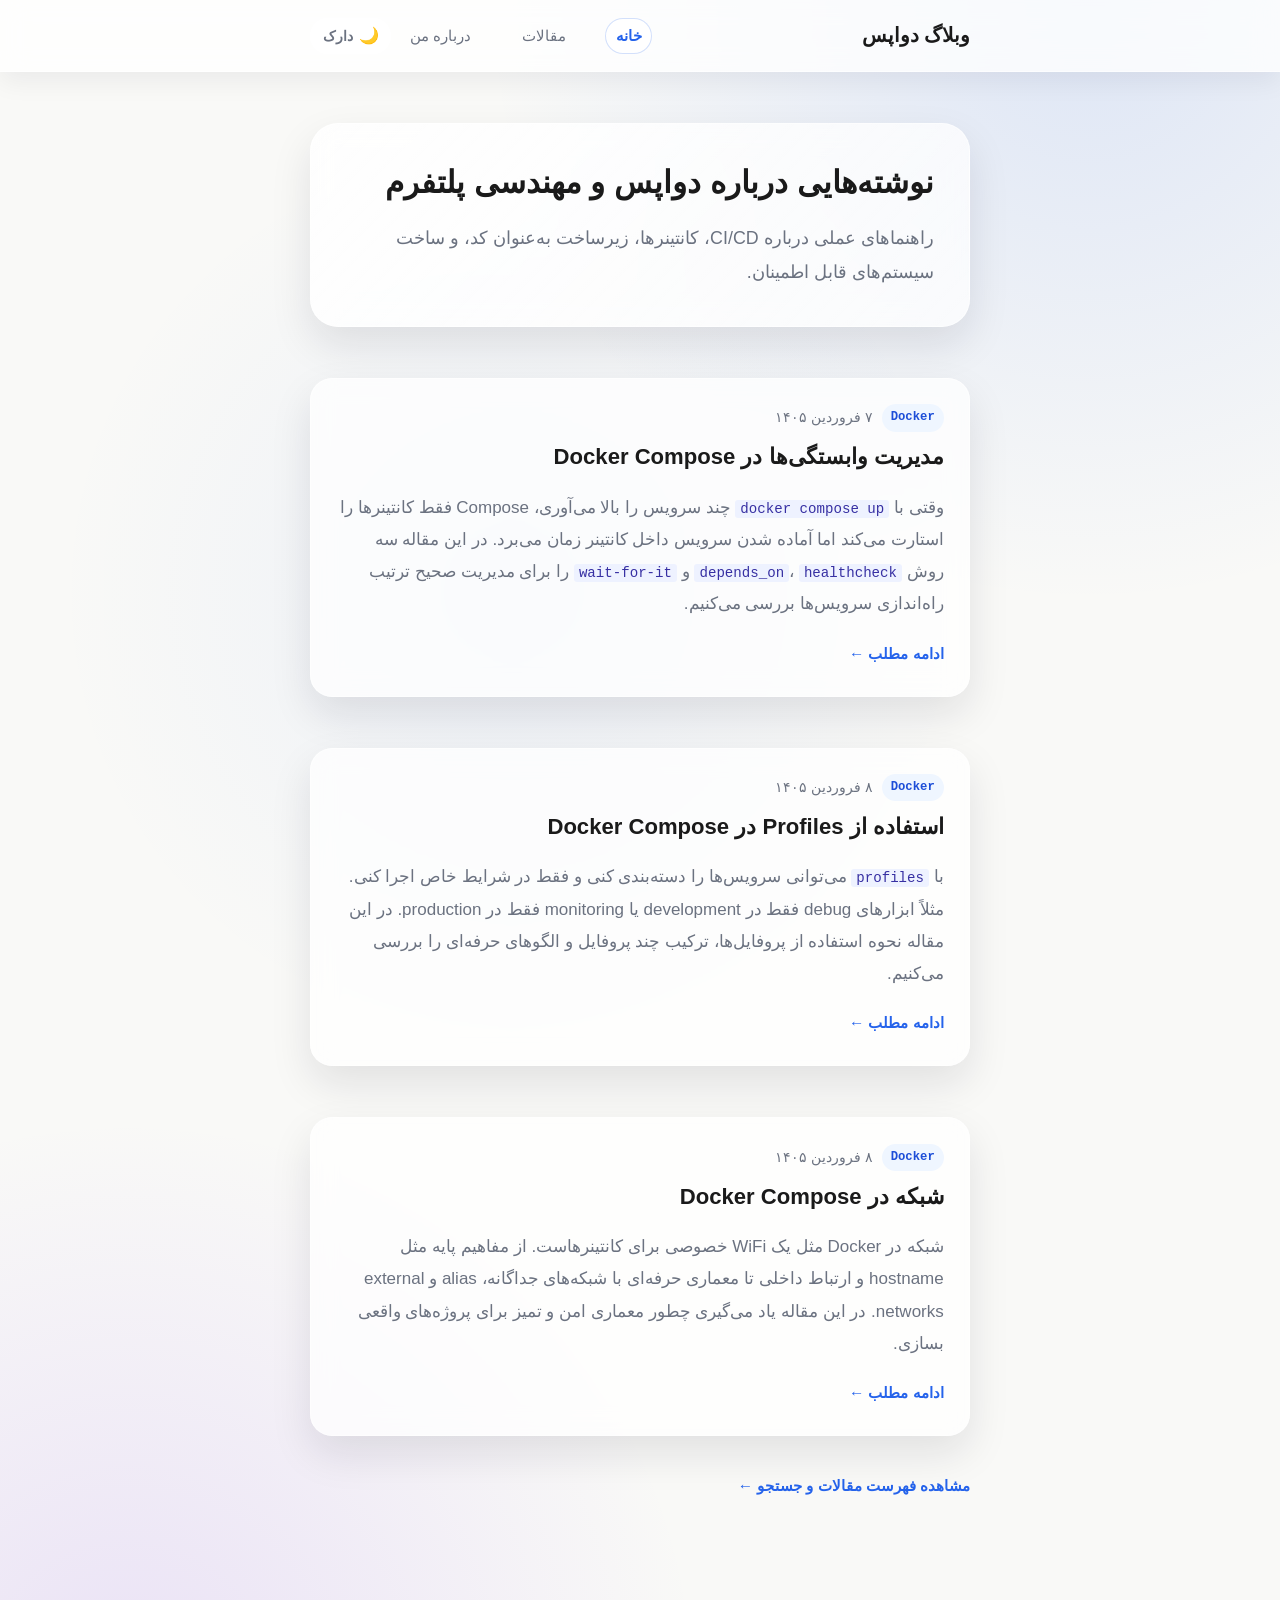
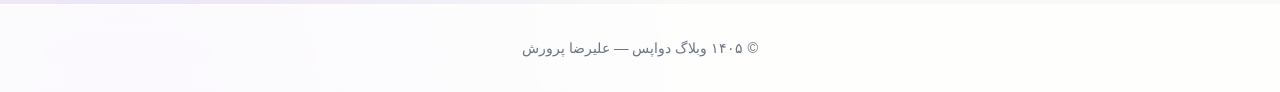
<file: index.html>
<!DOCTYPE html>
<html lang="fa" dir="rtl">
<head>
  <meta charset="UTF-8" />
  <meta name="viewport" content="width=device-width, initial-scale=1.0" />
  <meta name="description" content="وبلاگ دواپس - مقالات و راهنماهای عملی درباره دواپس، زیرساخت و مهندسی پلتفرم" />
  <title>وبلاگ دواپس</title>
  <link rel="stylesheet" href="style.css" />
</head>
<body>

  <header class="site-header">
    <div class="container">
      <a href="index.html" class="site-title">وبلاگ دواپس</a>
      <div class="header-actions">
        <nav class="site-nav" aria-label="ناوبری اصلی">
          <ul>
            <li><a href="index.html" class="nav-active">خانه</a></li>
            <li><a href="posts/index.html">مقالات</a></li>
            <li><a href="about.html">درباره من</a></li>
          </ul>
        </nav>
        <button type="button" class="theme-toggle" aria-label="تغییر تم" aria-pressed="false">
          <span class="theme-toggle-icon" aria-hidden="true">🌙</span>
          <span class="theme-toggle-text">دارک</span>
        </button>
      </div>
    </div>
  </header>

  <main class="site-main">
    <div class="container">

      <section class="hero">
        <h1>نوشته‌هایی درباره دواپس و مهندسی پلتفرم</h1>
        <p>راهنماهای عملی درباره CI/CD، کانتینرها، زیرساخت به‌عنوان کد، و ساخت سیستم‌های قابل اطمینان.</p>
      </section>

      <section class="post-list" aria-label="مقالات وبلاگ">
        <article class="post-card">
          <header class="post-header">
            <div class="post-meta">
              <time datetime="2026-03-27">۷ فروردین ۱۴۰۵</time>
              <span class="post-tag">Docker</span>
            </div>
            <h2 class="post-title">
              <a href="posts/docker-compose-dependency-management.html">
                مدیریت وابستگی‌ها در Docker Compose
              </a>
            </h2>
          </header>
          <p class="post-excerpt">
            وقتی با <code>docker compose up</code> چند سرویس را بالا می‌آوری، Compose فقط کانتینرها را
            استارت می‌کند اما آماده شدن سرویس داخل کانتینر زمان می‌برد. در این مقاله سه روش
            <code>depends_on</code>، <code>healthcheck</code> و <code>wait-for-it</code> را برای مدیریت
            صحیح ترتیب راه‌اندازی سرویس‌ها بررسی می‌کنیم.
          </p>
          <a href="posts/docker-compose-dependency-management.html" class="read-more" aria-label="ادامه مطلب: مدیریت وابستگی‌ها در Docker Compose">ادامه مطلب &larr;</a>
        </article>
        <article class="post-card">
          <header class="post-header">
            <div class="post-meta">
              <time datetime="2026-03-28">۸ فروردین ۱۴۰۵</time>
              <span class="post-tag">Docker</span>
            </div>
            <h2 class="post-title">
              <a href="posts/docker-profile.html">
                استفاده از Profiles در Docker Compose
              </a>
            </h2>
          </header>
          <p class="post-excerpt">
            با <code>profiles</code> می‌توانی سرویس‌ها را دسته‌بندی کنی و فقط در شرایط خاص اجرا کنی. مثلاً ابزارهای debug فقط در development یا monitoring فقط در production. در این مقاله
            نحوه استفاده از پروفایل‌ها، ترکیب چند پروفایل و الگوهای حرفه‌ای را بررسی می‌کنیم.
          </p>
          <a href="posts/docker-profile.html" class="read-more" aria-label="ادامه مطلب: استفاده از Profiles در Docker Compose">ادامه مطلب &larr;</a>
        </article>


        <article class="post-card">
          <header class="post-header">
            <div class="post-meta">
              <time datetime="2026-03-28">۸ فروردین ۱۴۰۵</time>
              <span class="post-tag">Docker</span>
            </div>
            <h2 class="post-title">
              <a href="posts/docker-network.html">
                شبکه در Docker Compose
              </a>
            </h2>
          </header>
          <p class="post-excerpt">
            شبکه در Docker مثل یک WiFi خصوصی برای کانتینرهاست. از مفاهیم پایه مثل hostname و ارتباط داخلی تا معماری حرفه‌ای با شبکه‌های جداگانه، alias و external networks. در این مقاله یاد می‌گیری چطور معماری امن و تمیز برای پروژه‌های واقعی بسازی.
          </p>
          <a href="posts/docker-network.html" class="read-more" aria-label="ادامه مطلب: شبکه در Docker Compose">ادامه مطلب &larr;</a>
        </article>


      </section>
      <p class="all-posts-link">
        <a href="posts/index.html" class="read-more" aria-label="مشاهده فهرست همه مقالات">مشاهده فهرست مقالات و جستجو &larr;</a>
      </p>
    </div>
  </main>

  <footer class="site-footer">
    <div class="container">
      <p>&#169; ۱۴۰۵ وبلاگ دواپس &mdash; علیرضا پرورش</p>
    </div>
  </footer>

  <script src="theme.js"></script>

</body>
</html>
</file>
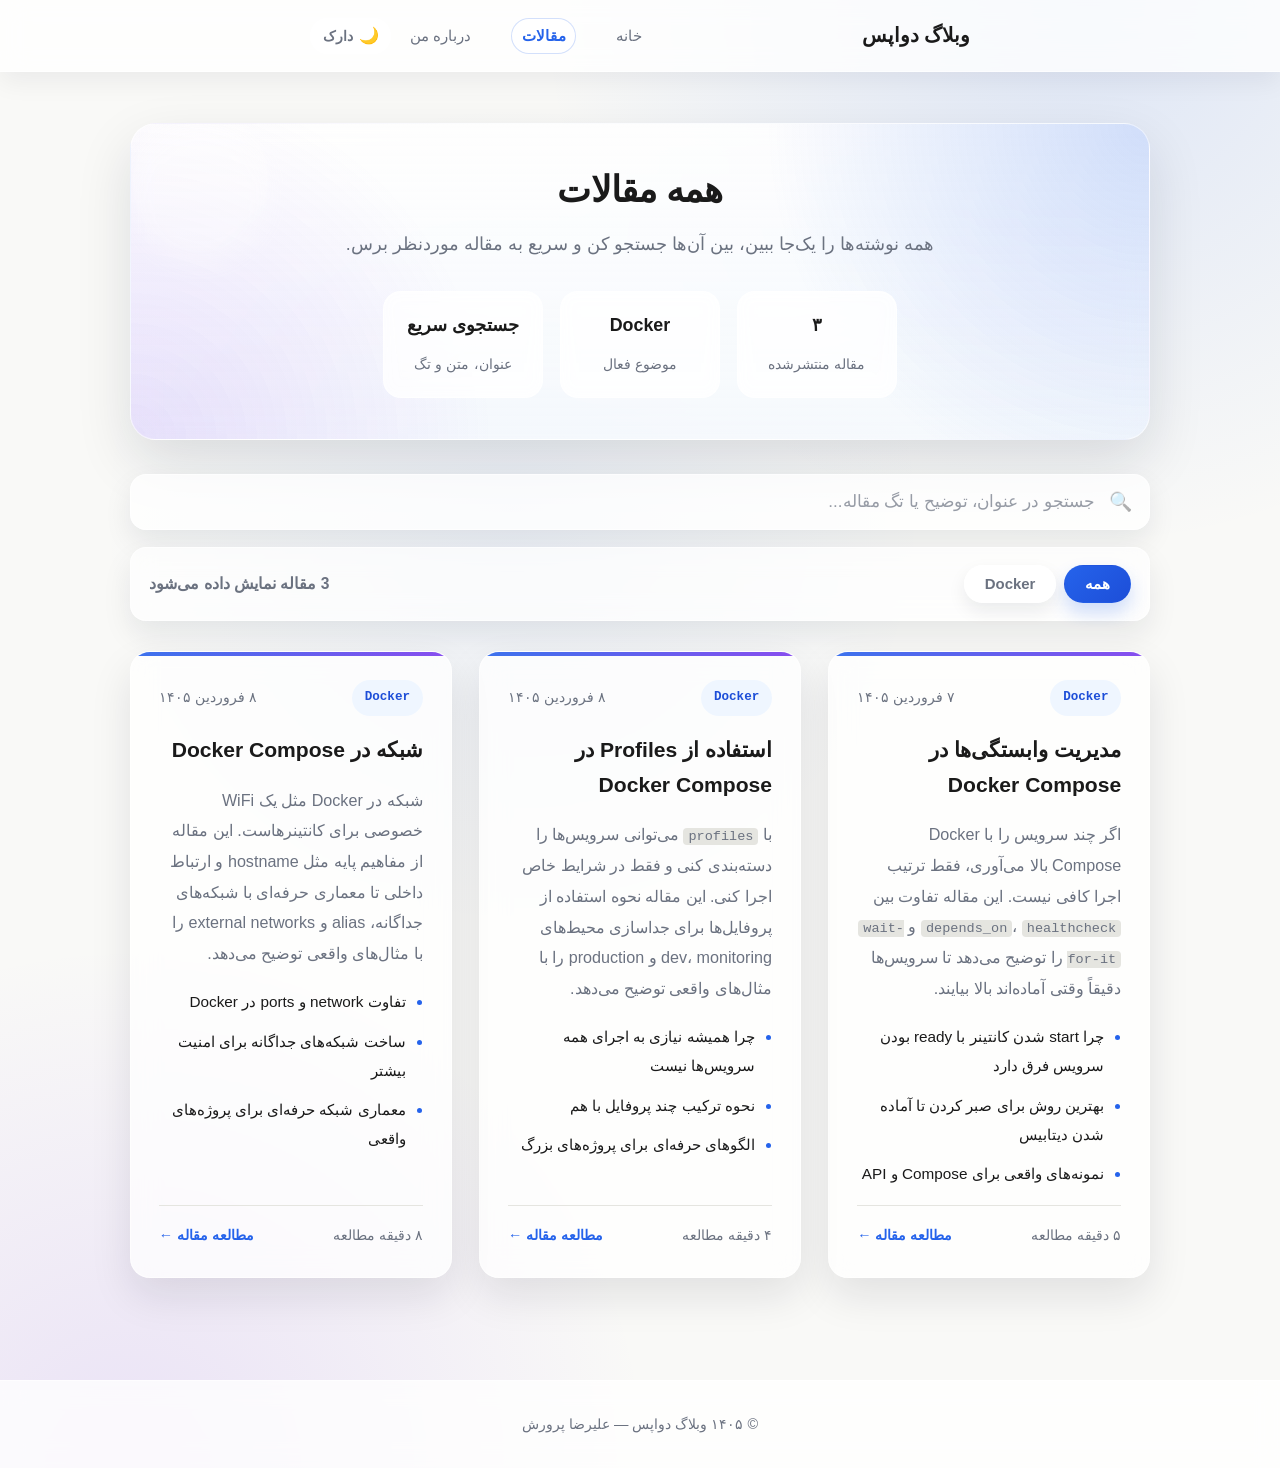
<file: posts/index.html>
<!DOCTYPE html>
<html lang="fa" dir="rtl">
<head>
  <meta charset="UTF-8" />
  <meta name="viewport" content="width=device-width, initial-scale=1.0" />
  <meta name="description" content="فهرست همه مقالات وبلاگ دواپس" />
  <title>مقالات | وبلاگ دواپس</title>
  <link rel="stylesheet" href="../style.css" />
  <link rel="stylesheet" href="posts.css" />
</head>
<body>

  <header class="site-header">
    <div class="container">
      <a href="../index.html" class="site-title">وبلاگ دواپس</a>
      <div class="header-actions">
        <nav class="site-nav" aria-label="ناوبری اصلی">
          <ul>
            <li><a href="../index.html">خانه</a></li>
            <li><a href="../posts/index.html" class="nav-active">مقالات</a></li>
            <li><a href="../about.html">درباره من</a></li>
          </ul>
        </nav>
        <button type="button" class="theme-toggle" aria-label="تغییر تم" aria-pressed="false">
          <span class="theme-toggle-icon" aria-hidden="true">🌙</span>
          <span class="theme-toggle-text">دارک</span>
        </button>
      </div>
    </div>
  </header>

  <main class="site-main">
    <div class="container posts-container">

      <section class="posts-hero">
        <h1>همه مقالات</h1>
        <p>همه نوشته‌ها را یک‌جا ببین، بین آن‌ها جستجو کن و سریع به مقاله موردنظر برس.</p>
        <div class="posts-summary" aria-label="خلاصه مقالات">
          <div class="summary-chip">
            <strong>۳</strong>
            <span>مقاله منتشرشده</span>
          </div>
          <div class="summary-chip">
            <strong>Docker</strong>
            <span>موضوع فعال</span>
          </div>
          <div class="summary-chip">
            <strong>جستجوی سریع</strong>
            <span>عنوان، متن و تگ</span>
          </div>
        </div>
      </section>

      <section class="posts-toolbar" aria-label="جستجو و فیلتر مقالات">
        <div class="search-wrapper">
          <span class="search-icon" aria-hidden="true">&#128269;</span>
          <input
            type="search"
            id="search-input"
            class="search-input"
            placeholder="جستجو در عنوان، توضیح یا تگ مقاله..."
            autocomplete="off"
          />
        </div>

        <div class="toolbar-meta">
          <div class="tags-filter" aria-label="فیلتر بر اساس تگ">
            <button class="tag-btn active" data-tag="all">همه</button>
            <button class="tag-btn" data-tag="Docker">Docker</button>
          </div>
          <p class="results-count" id="results-count">۳ مقاله نمایش داده می‌شود</p>
        </div>
      </section>

      <p id="no-results" class="no-results" hidden>مقاله‌ای یافت نشد.</p>

      <section class="articles-grid" id="articles-grid" aria-label="لیست مقالات">
        <article
          class="article-card"
          data-tag="Docker"
          data-title="مدیریت وابستگی‌ها در Docker Compose"
          data-keywords="docker compose healthcheck depends_on wait-for-it کانتینر داکر"
        >
          <div class="card-top">
            <div class="card-tag">Docker</div>
            <time datetime="2026-03-27">۷ فروردین ۱۴۰۵</time>
          </div>
          <h2 class="card-title">
            <a href="docker-compose-dependency-management.html">مدیریت وابستگی‌ها در Docker Compose</a>
          </h2>
          <p class="card-excerpt">
            اگر چند سرویس را با Docker Compose بالا می‌آوری، فقط ترتیب اجرا کافی نیست.
            این مقاله تفاوت بین <code>depends_on</code>، <code>healthcheck</code> و <code>wait-for-it</code>
            را توضیح می‌دهد تا سرویس‌ها دقیقاً وقتی آماده‌اند بالا بیایند.
          </p>
          <ul class="card-points" aria-label="نکات مقاله">
            <li>چرا start شدن کانتینر با ready بودن سرویس فرق دارد</li>
            <li>بهترین روش برای صبر کردن تا آماده شدن دیتابیس</li>
            <li>نمونه‌های واقعی برای Compose و API</li>
          </ul>
          <div class="card-footer">
            <span class="reading-time">۵ دقیقه مطالعه</span>
            <a href="docker-compose-dependency-management.html" class="card-link">مطالعه مقاله &larr;</a>
          </div>
        </article>

        <article
          class="article-card"
          data-tag="Docker"
          data-title="استفاده از Profiles در Docker Compose"
          data-keywords="docker compose profiles dev production monitoring پروفایل داکر"
        >
          <div class="card-top">
            <div class="card-tag">Docker</div>
            <time datetime="2026-03-28">۸ فروردین ۱۴۰۵</time>
          </div>
          <h2 class="card-title"><a href="docker-profile.html">استفاده از Profiles در Docker Compose</a>
          </h2>
          <p class="card-excerpt">
            با <code>profiles</code> می‌توانی سرویس‌ها را دسته‌بندی کنی و فقط در شرایط خاص اجرا کنی.
            این مقاله نحوه استفاده از پروفایل‌ها برای جداسازی محیط‌های dev، monitoring و production
            را با مثال‌های واقعی توضیح می‌دهد.
          </p>
          <ul class="card-points" aria-label="نکات مقاله">
            <li>چرا همیشه نیازی به اجرای همه سرویس‌ها نیست</li>
            <li>نحوه ترکیب چند پروفایل با هم</li>
            <li>الگوهای حرفه‌ای برای پروژه‌های بزرگ</li>
          </ul>
          <div class="card-footer">
            <span class="reading-time">۴ دقیقه مطالعه</span>
            <a href="docker-profile.html" class="card-link">مطالعه مقاله &larr;</a>
          </div>
        </article>

        <article
          class="article-card"
          data-tag="Docker"
          data-title="شبکه در Docker Compose"
          data-keywords="docker compose network شبکه داکر isolation alias external networks"
        >
          <div class="card-top">
            <div class="card-tag">Docker</div>
            <time datetime="2026-03-28">۸ فروردین ۱۴۰۵</time>
          </div>
          <h2 class="card-title">
            <a href="docker-network.html">شبکه در Docker Compose</a>
          </h2>
          <p class="card-excerpt">
            شبکه در Docker مثل یک WiFi خصوصی برای کانتینرهاست. این مقاله از مفاهیم پایه مثل
            hostname و ارتباط داخلی تا معماری حرفه‌ای با شبکه‌های جداگانه، alias و external networks
            را با مثال‌های واقعی توضیح می‌دهد.
          </p>
          <ul class="card-points" aria-label="نکات مقاله">
            <li>تفاوت network و ports در Docker</li>
            <li>ساخت شبکه‌های جداگانه برای امنیت بیشتر</li>
            <li>معماری شبکه حرفه‌ای برای پروژه‌های واقعی</li>
          </ul>
          <div class="card-footer">
            <span class="reading-time">۸ دقیقه مطالعه</span>
            <a href="docker-network.html" class="card-link">مطالعه مقاله &larr;</a>
          </div>
        </article>

      </section>


    </div>
  </main>

  <footer class="site-footer">
    <div class="container">
      <p>&#169; ۱۴۰۵ وبلاگ دواپس &mdash; علیرضا پرورش</p>
    </div>
  </footer>

  <script src="../theme.js"></script>

  <script>
    (function () {
      var input = document.getElementById('search-input');
      var grid = document.getElementById('articles-grid');
      var cards = grid.querySelectorAll('.article-card');
      var noResults = document.getElementById('no-results');
      var tagBtns = document.querySelectorAll('.tag-btn');
      var resultsCount = document.getElementById('results-count');
      var activeTag = 'all';

      function filterCards() {
        var query = input.value.trim().toLowerCase();
        var visibleCount = 0;

        cards.forEach(function (card) {
          var title = (card.getAttribute('data-title') || '').toLowerCase();
          var tag = (card.getAttribute('data-tag') || '').toLowerCase();
          var keywords = (card.getAttribute('data-keywords') || '').toLowerCase();
          var excerpt = (card.querySelector('.card-excerpt') || {}).textContent || '';
          excerpt = excerpt.toLowerCase();

          var matchesSearch =
            !query ||
            title.indexOf(query) !== -1 ||
            tag.indexOf(query) !== -1 ||
            keywords.indexOf(query) !== -1 ||
            excerpt.indexOf(query) !== -1;
          var matchesTag = activeTag === 'all' || tag === activeTag.toLowerCase();

          if (matchesSearch && matchesTag) {
            card.style.display = '';
            visibleCount++;
          } else {
            card.style.display = 'none';
          }
        });

        noResults.hidden = visibleCount > 0;
        resultsCount.textContent = visibleCount + ' مقاله نمایش داده می‌شود';
      }

      input.addEventListener('input', filterCards);

      tagBtns.forEach(function (btn) {
        btn.addEventListener('click', function () {
          tagBtns.forEach(function (b) { b.classList.remove('active'); });
          btn.classList.add('active');
          activeTag = btn.getAttribute('data-tag');
          filterCards();
        });
      });

      filterCards();
    })();
  </script>

</body>
</html>
</file>
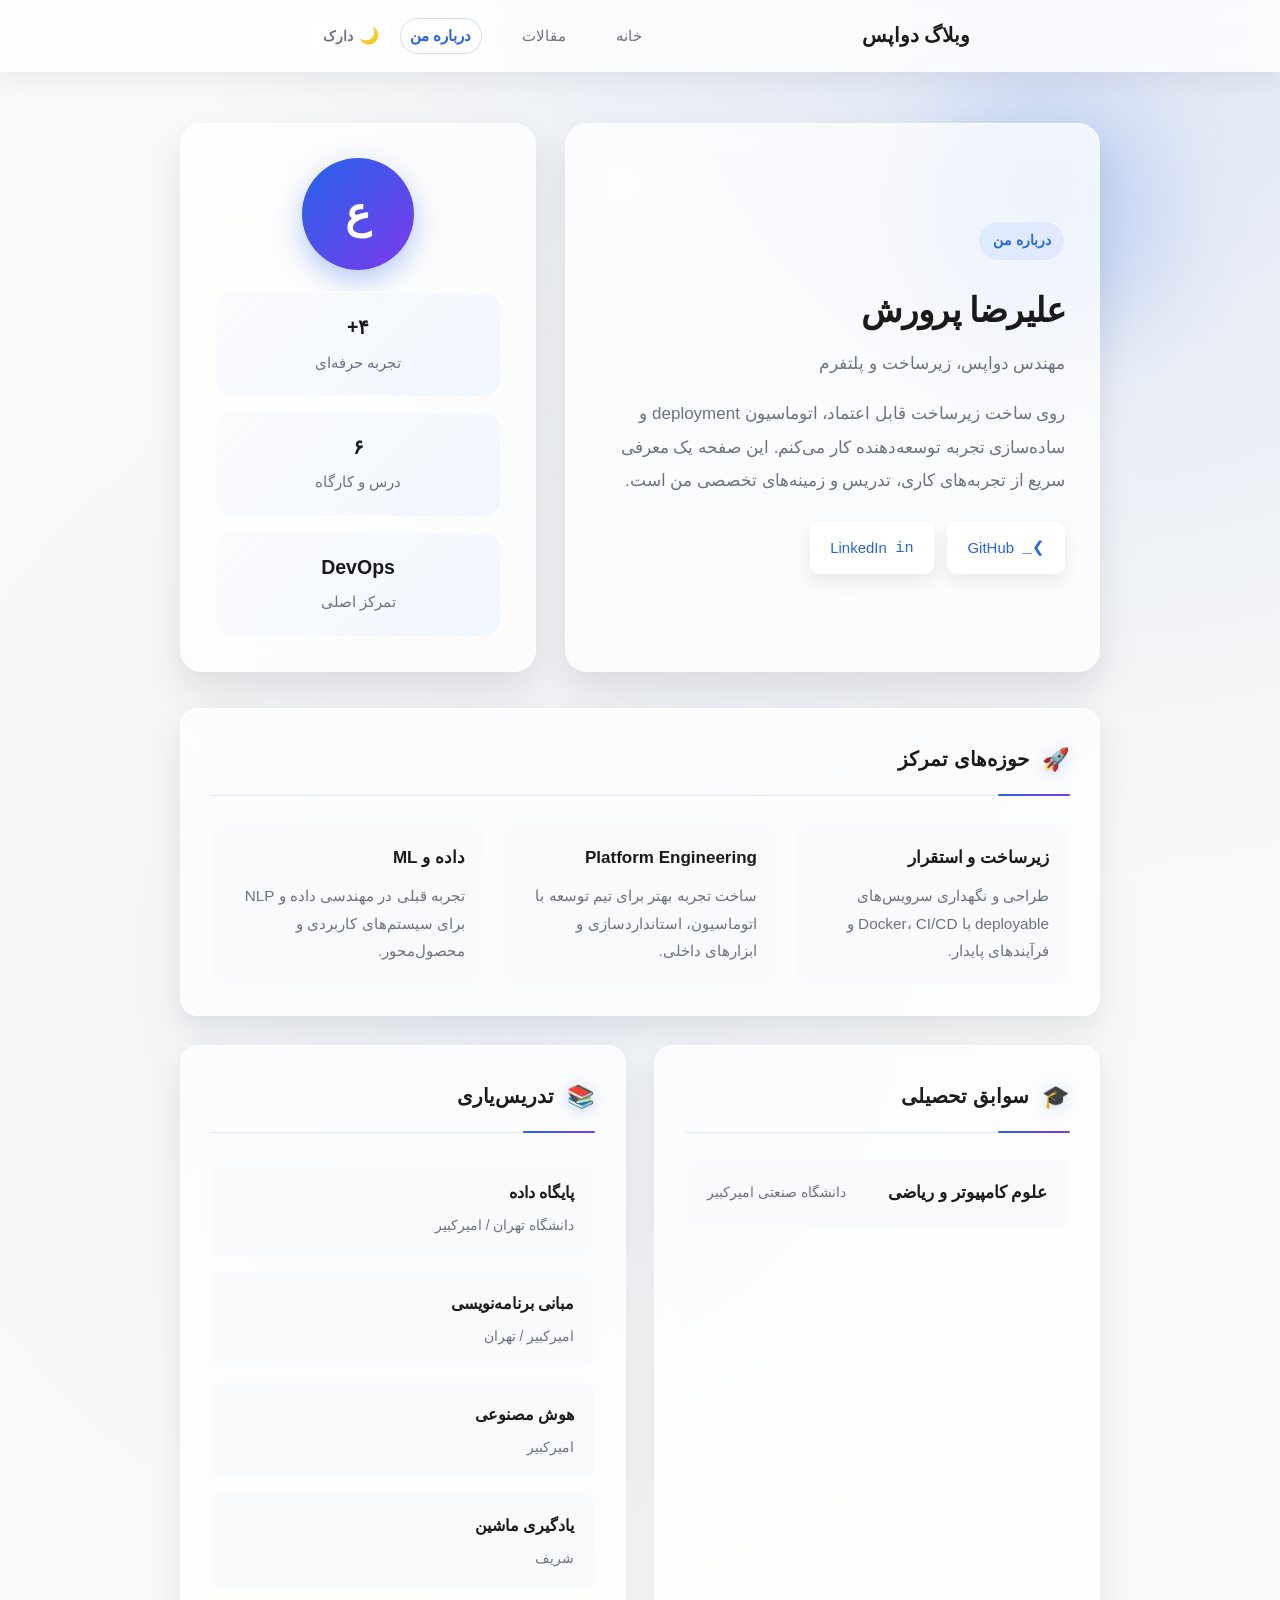
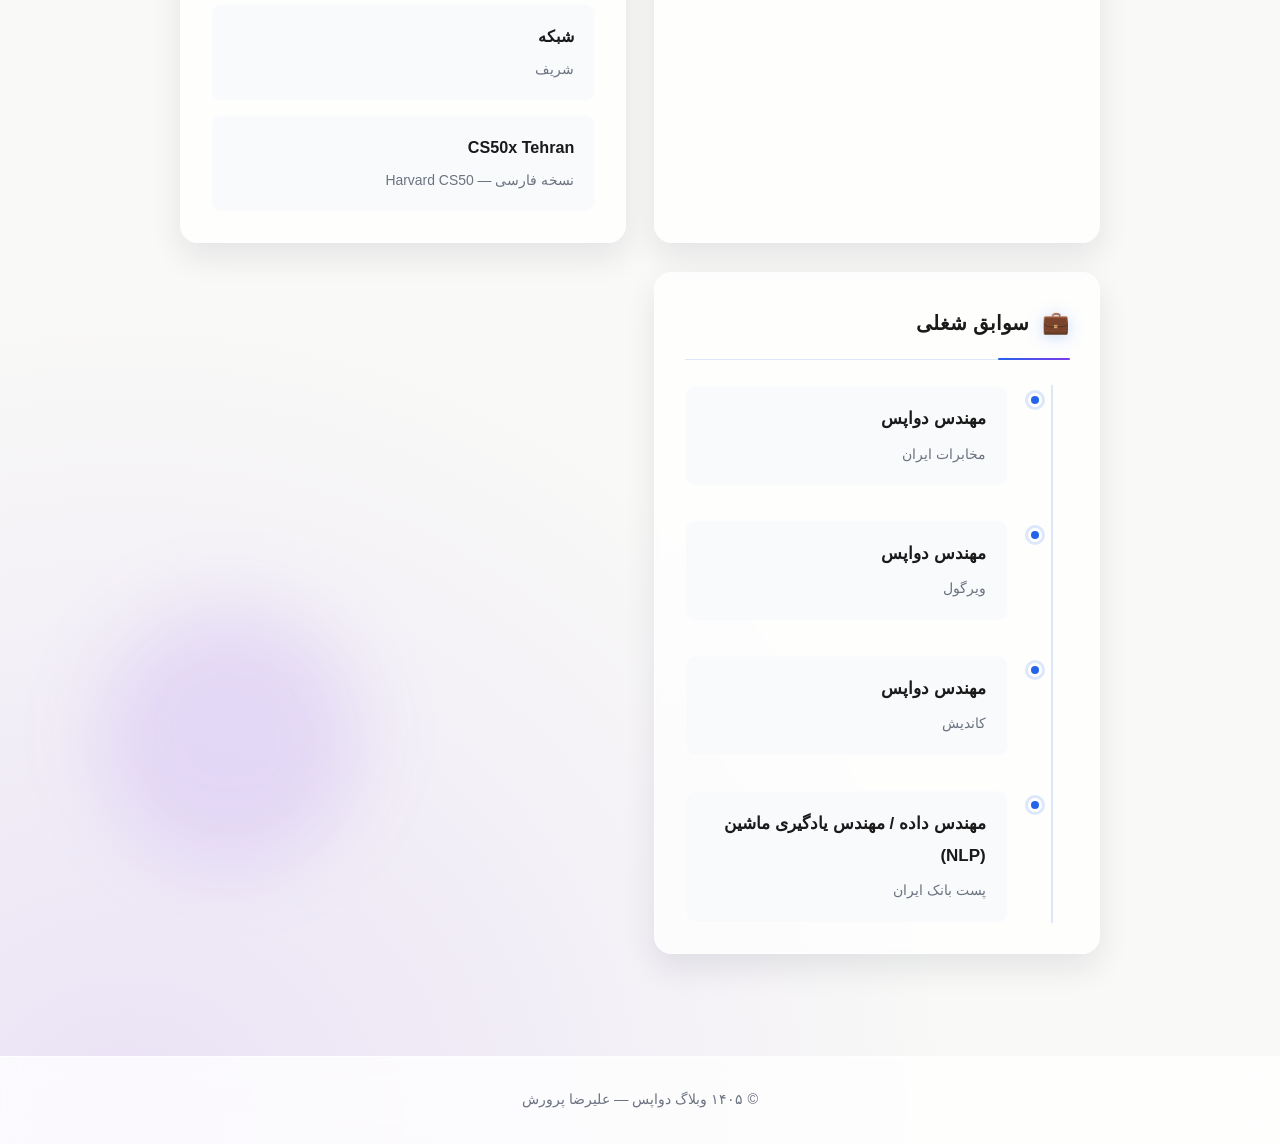
<file: about.html>
<!DOCTYPE html>
<html lang="fa" dir="rtl">
<head>
  <meta charset="UTF-8" />
  <meta name="viewport" content="width=device-width, initial-scale=1.0" />
  <meta name="description" content="علیرضا پرورش - مهندس دواپس با سابقه در زیرساخت، یادگیری ماشین و تدریس دانشگاهی" />
  <title>درباره من | وبلاگ دواپس</title>
  <link rel="stylesheet" href="style.css" />
  <link rel="stylesheet" href="about.css" />
</head>
<body>

  <header class="site-header">
    <div class="container">
      <a href="index.html" class="site-title">وبلاگ دواپس</a>
      <div class="header-actions">
        <nav class="site-nav" aria-label="ناوبری اصلی">
          <ul>
            <li><a href="index.html">خانه</a></li>
            <li><a href="posts/index.html">مقالات</a></li>
            <li><a href="about.html" class="nav-active">درباره من</a></li>
          </ul>
        </nav>
        <button type="button" class="theme-toggle" aria-label="تغییر تم" aria-pressed="false">
          <span class="theme-toggle-icon" aria-hidden="true">🌙</span>
          <span class="theme-toggle-text">دارک</span>
        </button>
      </div>
    </div>
  </header>

  <main class="site-main">
    <div class="container about-container">
      <section class="profile-hero">
        <div class="hero-copy">
          <span class="eyebrow">درباره من</span>
          <h1 class="profile-name">علیرضا پرورش</h1>
          <p class="profile-role">مهندس دواپس، زیرساخت و پلتفرم</p>
          <p class="profile-summary">
            روی ساخت زیرساخت قابل اعتماد، اتوماسیون deployment و ساده‌سازی تجربه توسعه‌دهنده کار می‌کنم.
            این صفحه یک معرفی سریع از تجربه‌های کاری، تدریس و زمینه‌های تخصصی من است.
          </p>
          <div class="profile-links">
            <a href="https://github.com/" target="_blank" rel="noopener" class="profile-link">
              <span class="link-icon" aria-hidden="true">&#10095;&#95;</span> GitHub
            </a>
            <a href="https://linkedin.com/" target="_blank" rel="noopener" class="profile-link">
              <span class="link-icon" aria-hidden="true">in</span> LinkedIn
            </a>
          </div>
        </div>
        <div class="hero-card">
          <div class="profile-avatar" aria-hidden="true">ع</div>
          <div class="quick-stats" aria-label="خلاصه فعالیت‌ها">
            <div class="stat-item">
              <strong>۴+</strong>
              <span>تجربه حرفه‌ای</span>
            </div>
            <div class="stat-item">
              <strong>۶</strong>
              <span>درس و کارگاه</span>
            </div>
            <div class="stat-item">
              <strong>DevOps</strong>
              <span>تمرکز اصلی</span>
            </div>
          </div>
        </div>
      </section>

      <div class="about-sections">
        <section class="about-card highlight-card" aria-labelledby="focus-heading">
          <h2 id="focus-heading" class="card-heading">
            <span class="card-icon" aria-hidden="true">🚀</span>
            حوزه‌های تمرکز
          </h2>
          <div class="focus-grid">
            <article class="focus-item">
              <h3>زیرساخت و استقرار</h3>
              <p>طراحی و نگهداری سرویس‌های deployable با Docker، CI/CD و فرآیندهای پایدار.</p>
            </article>
            <article class="focus-item">
              <h3>Platform Engineering</h3>
              <p>ساخت تجربه بهتر برای تیم توسعه با اتوماسیون، استانداردسازی و ابزارهای داخلی.</p>
            </article>
            <article class="focus-item">
              <h3>داده و ML</h3>
              <p>تجربه قبلی در مهندسی داده و NLP برای سیستم‌های کاربردی و محصول‌محور.</p>
            </article>
          </div>
        </section>

        <section class="about-card" aria-labelledby="edu-heading">
          <h2 id="edu-heading" class="card-heading">
            <span class="card-icon" aria-hidden="true">🎓</span>
            سوابق تحصیلی
          </h2>
          <ul class="info-list">
            <li class="info-item">
              <span class="info-title">علوم کامپیوتر و ریاضی</span>
              <span class="info-meta">دانشگاه صنعتی امیرکبیر</span>
            </li>
          </ul>
        </section>

        <section class="about-card" aria-labelledby="teaching-heading">
          <h2 id="teaching-heading" class="card-heading">
            <span class="card-icon" aria-hidden="true">📚</span>
            تدریس‌یاری
          </h2>
          <div class="chips-grid">
            <div class="chip">
              <span class="chip-title">پایگاه داده</span>
              <span class="chip-meta">دانشگاه تهران / امیرکبیر</span>
            </div>
            <div class="chip">
              <span class="chip-title">مبانی برنامه‌نویسی</span>
              <span class="chip-meta">امیرکبیر / تهران</span>
            </div>
            <div class="chip">
              <span class="chip-title">هوش مصنوعی</span>
              <span class="chip-meta">امیرکبیر</span>
            </div>
            <div class="chip">
              <span class="chip-title">یادگیری ماشین</span>
              <span class="chip-meta">شریف</span>
            </div>
            <div class="chip">
              <span class="chip-title">شبکه</span>
              <span class="chip-meta">شریف</span>
            </div>
            <div class="chip">
              <span class="chip-title">CS50x Tehran</span>
              <span class="chip-meta ltr-text">Harvard CS50 — نسخه فارسی</span>
            </div>
          </div>
        </section>

        <section class="about-card" aria-labelledby="work-heading">
          <h2 id="work-heading" class="card-heading">
            <span class="card-icon" aria-hidden="true">💼</span>
            سوابق شغلی
          </h2>
          <ol class="timeline" reversed>
            <li class="timeline-item">
              <div class="timeline-dot" aria-hidden="true"></div>
              <div class="timeline-body">
                <span class="timeline-role">مهندس دواپس</span>
                <span class="timeline-org">مخابرات ایران</span>
              </div>
            </li>
            <li class="timeline-item">
              <div class="timeline-dot" aria-hidden="true"></div>
              <div class="timeline-body">
                <span class="timeline-role">مهندس دواپس</span>
                <span class="timeline-org">ویرگول</span>
              </div>
            </li>
            <li class="timeline-item">
              <div class="timeline-dot" aria-hidden="true"></div>
              <div class="timeline-body">
                <span class="timeline-role">مهندس دواپس</span>
                <span class="timeline-org">کاندیش</span>
              </div>
            </li>
            <li class="timeline-item">
              <div class="timeline-dot" aria-hidden="true"></div>
              <div class="timeline-body">
                <span class="timeline-role">مهندس داده / مهندس یادگیری ماشین (NLP)</span>
                <span class="timeline-org">پست بانک ایران</span>
              </div>
            </li>
          </ol>
        </section>

      </div>
    </div>
  </main>

  <footer class="site-footer">
    <div class="container">
      <p>&#169; ۱۴۰۵ وبلاگ دواپس &mdash; علیرضا پرورش</p>
    </div>
  </footer>

  <script src="theme.js"></script>

</body>
</html>
</file>
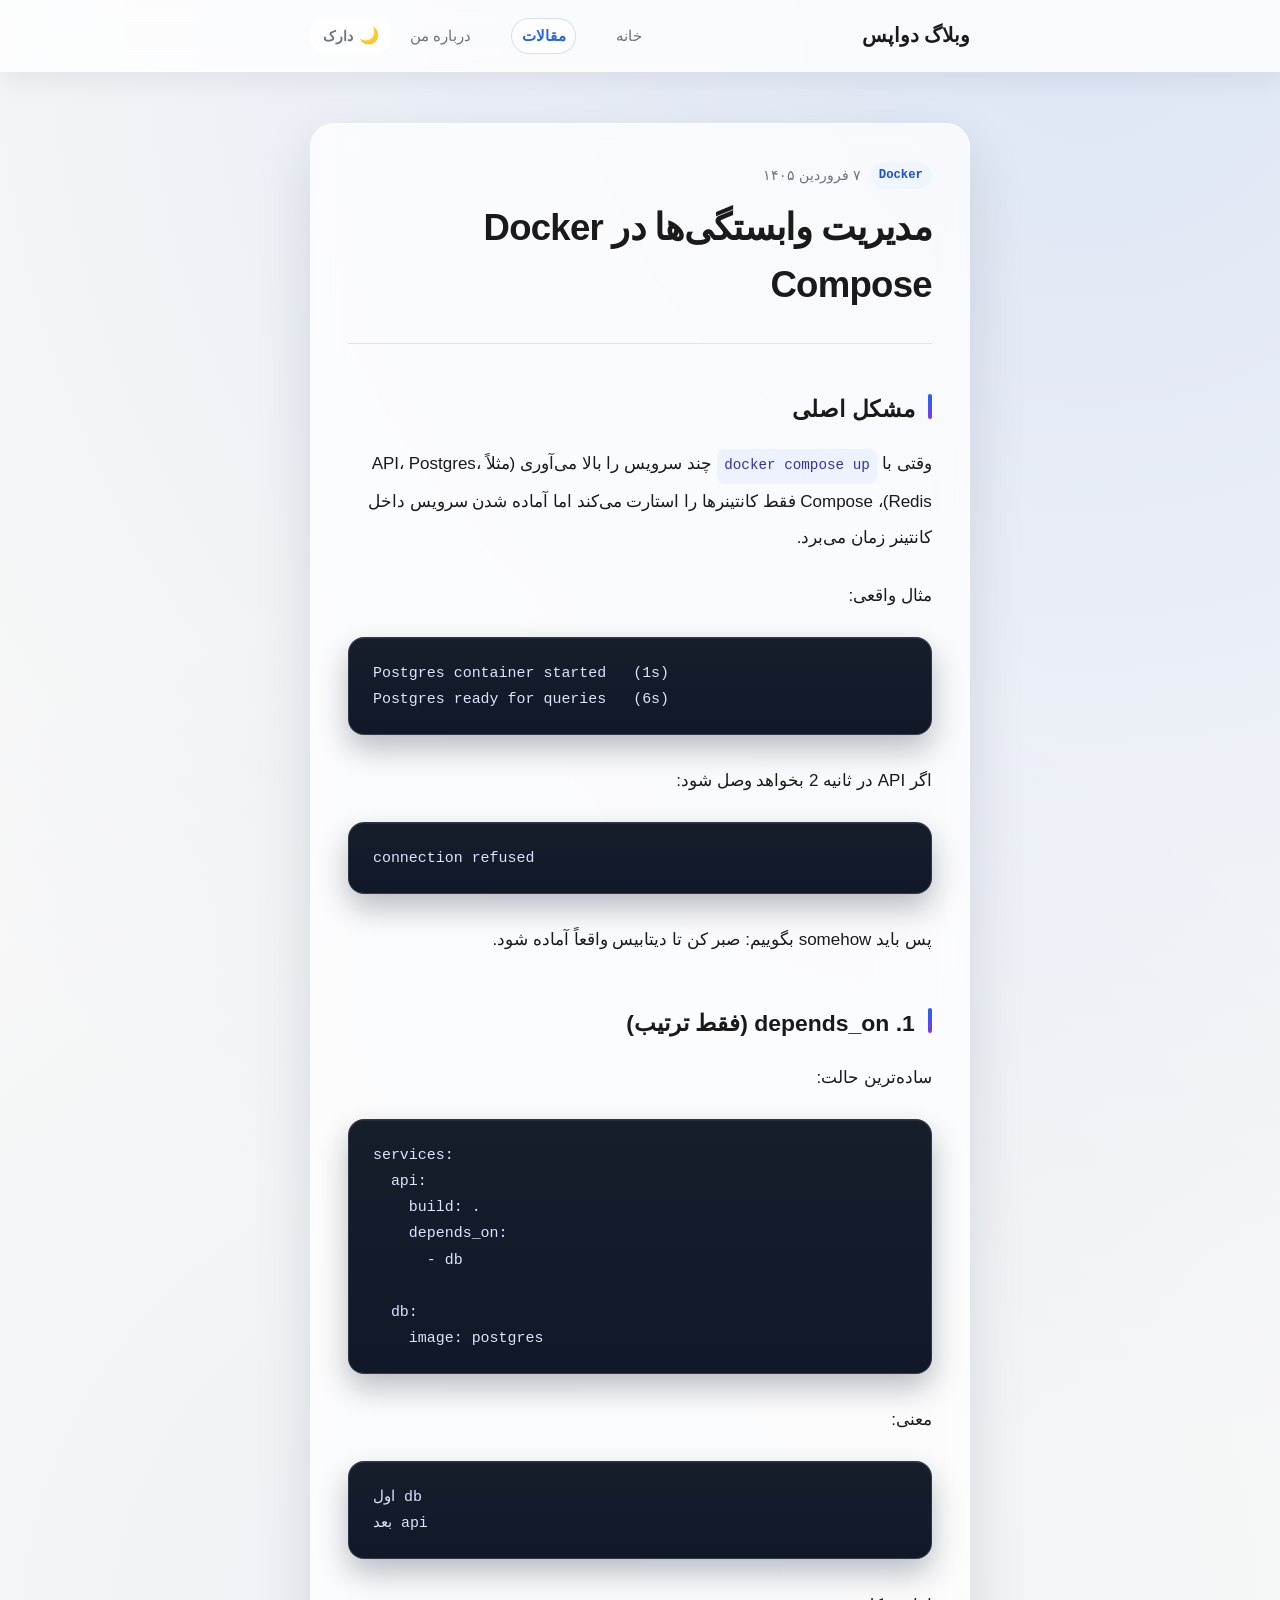
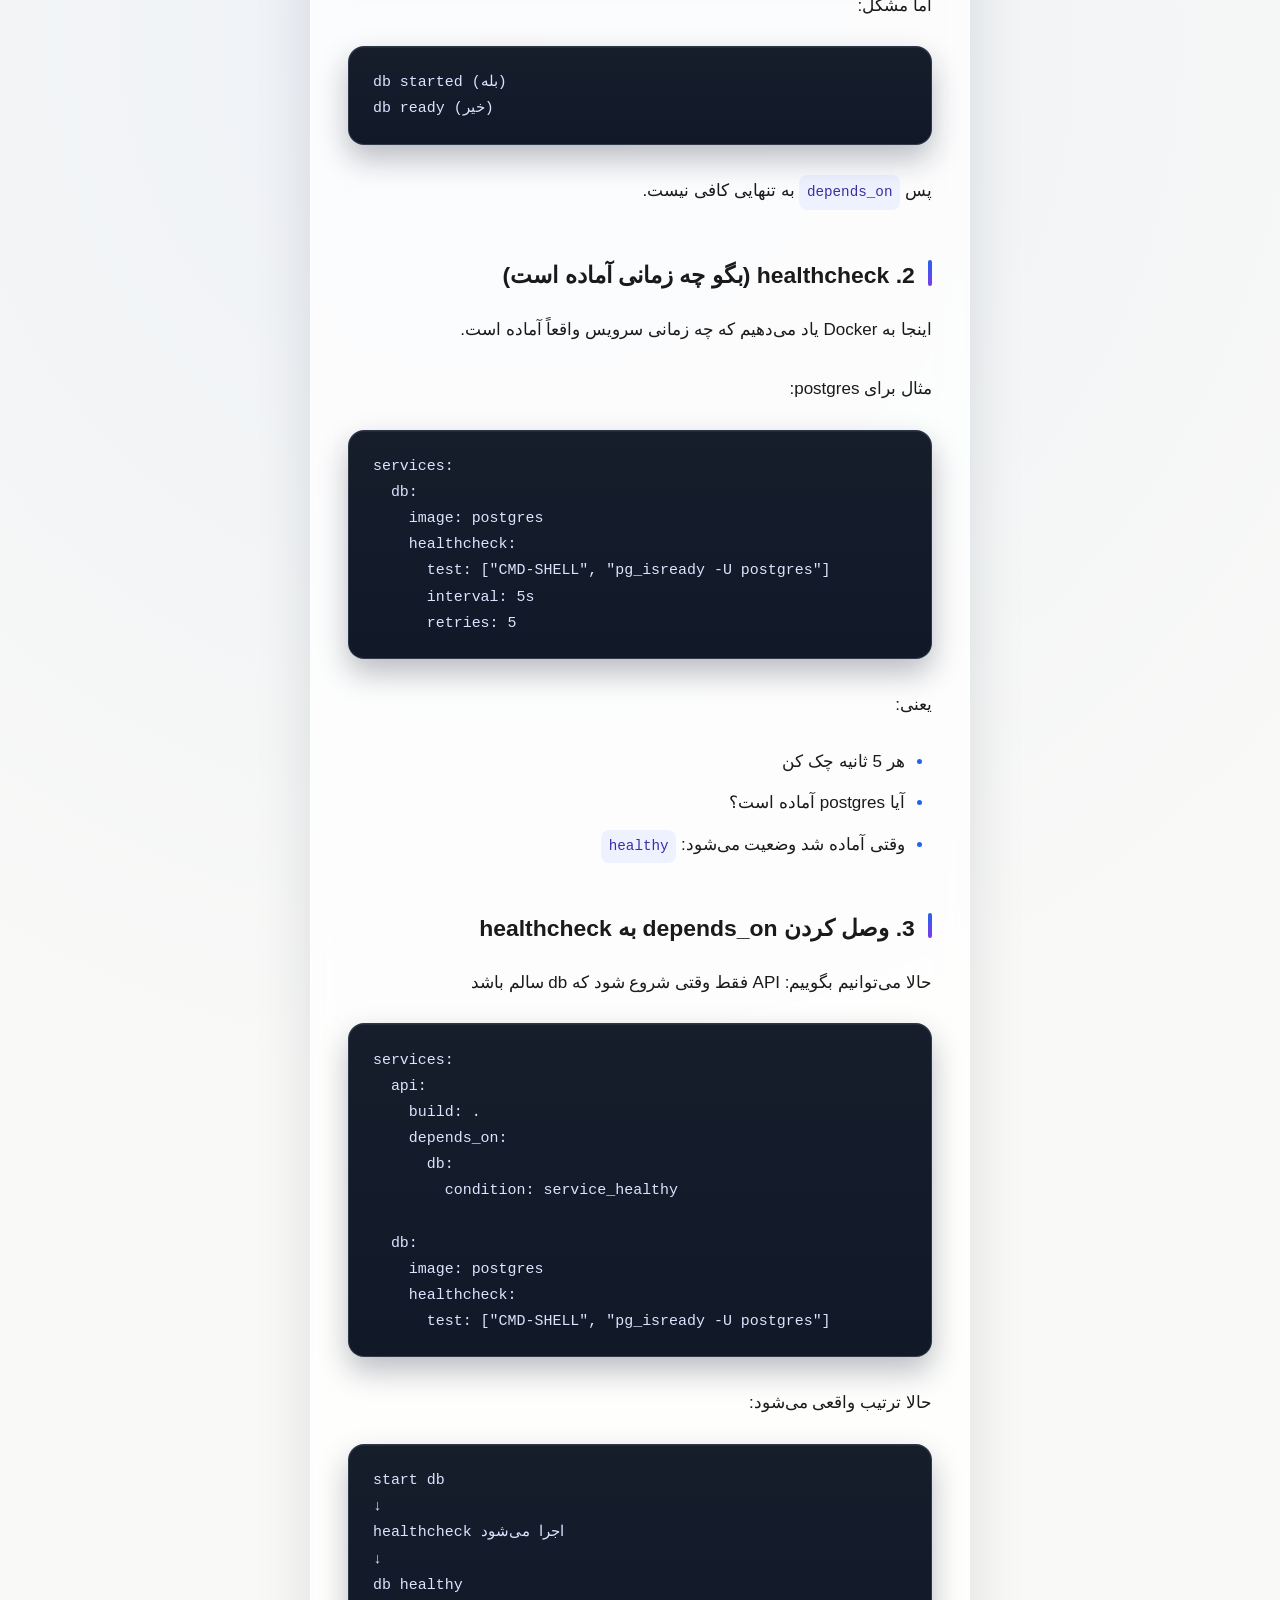
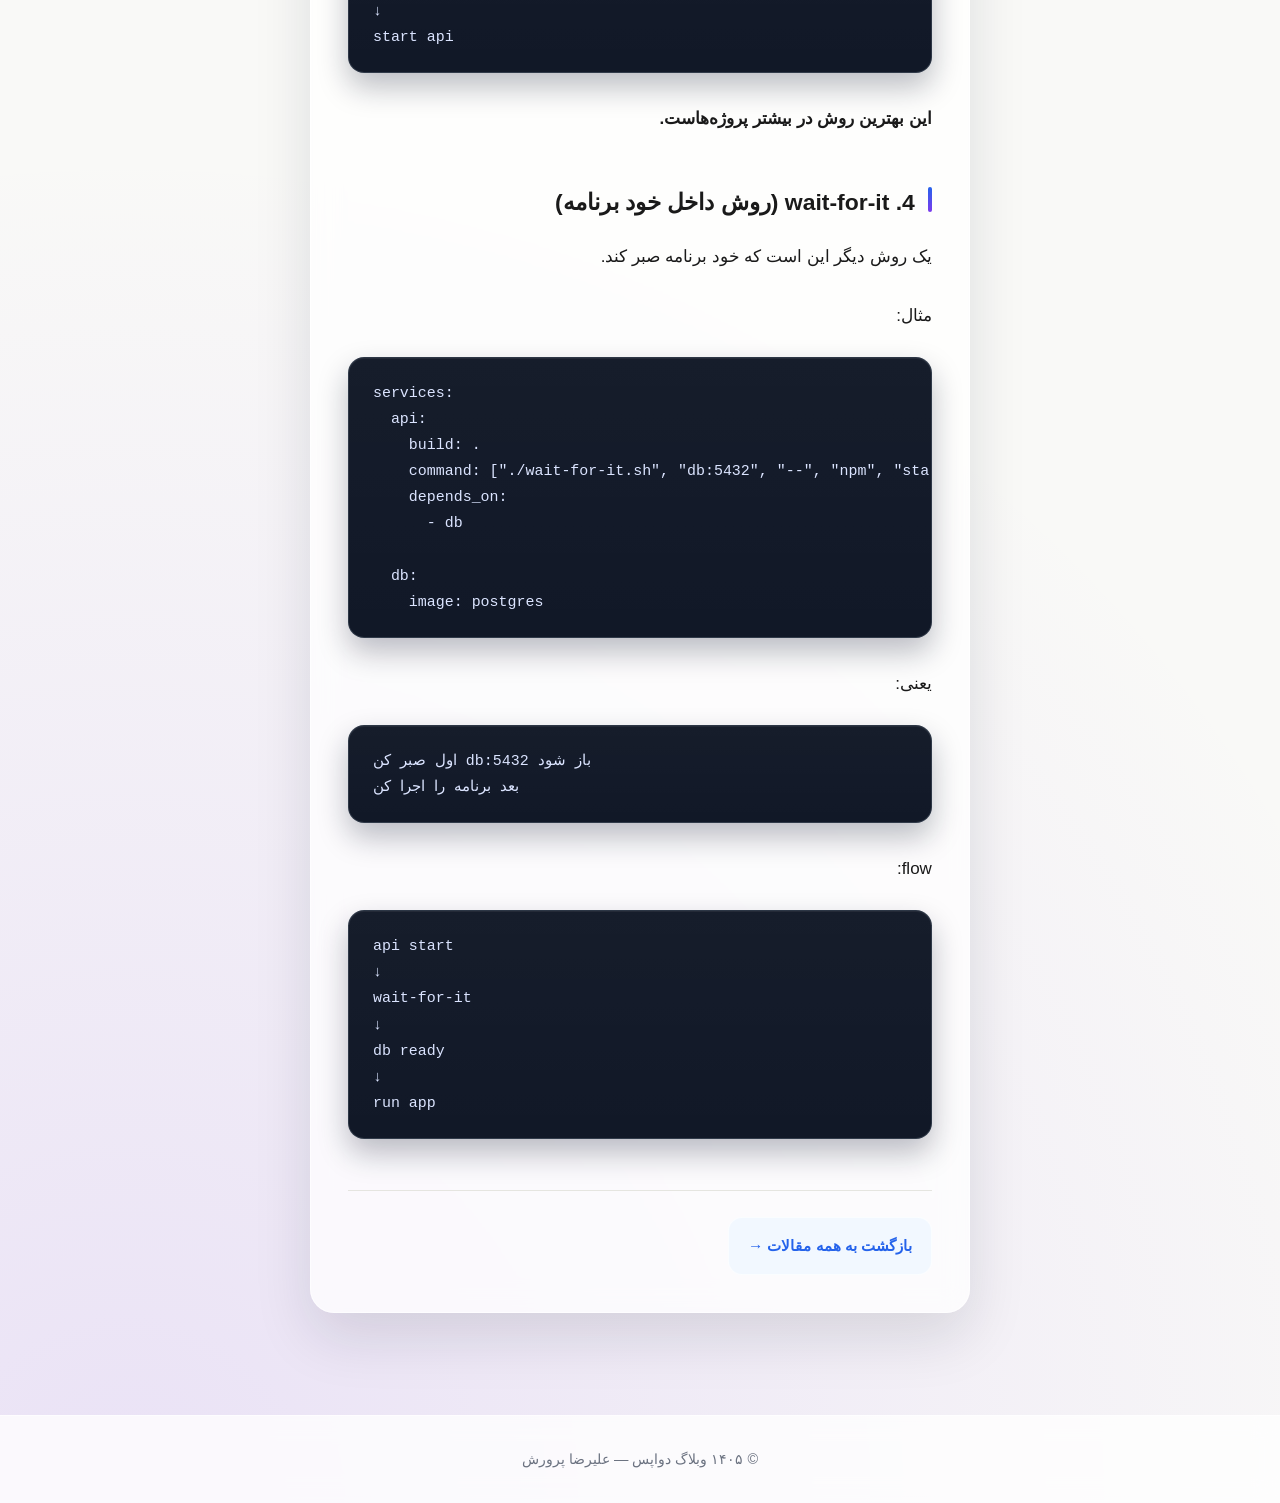
<file: posts/docker-compose-dependency-management.html>
<!DOCTYPE html>
<html lang="fa" dir="rtl">
<head>
  <meta charset="UTF-8" />
  <meta name="viewport" content="width=device-width, initial-scale=1.0" />
  <meta name="description" content="آموزش مدیریت وابستگی‌ها و صبر برای آماده شدن سرویس‌ها در Docker Compose با healthcheck و depends_on" />
  <title>مدیریت وابستگی‌ها در Docker Compose | وبلاگ دواپس</title>
  <link rel="stylesheet" href="../style.css" />
  <link rel="stylesheet" href="../post.css" />
</head>
<body>

  <header class="site-header">
    <div class="container">
      <a href="../index.html" class="site-title">وبلاگ دواپس</a>
      <div class="header-actions">
        <nav class="site-nav" aria-label="ناوبری اصلی">
          <ul>
            <li><a href="../index.html">خانه</a></li>
            <li><a href="../posts/index.html" class="nav-active">مقالات</a></li>
            <li><a href="../about.html">درباره من</a></li>
          </ul>
        </nav>
        <button type="button" class="theme-toggle" aria-label="تغییر تم" aria-pressed="false">
          <span class="theme-toggle-icon" aria-hidden="true">🌙</span>
          <span class="theme-toggle-text">دارک</span>
        </button>
      </div>
    </div>
  </header>

  <main class="site-main">
    <div class="container">

      <article class="post-body">
        <header class="post-heading">
          <div class="post-meta">
            <time datetime="2026-03-27">۷ فروردین ۱۴۰۵</time>
            <span class="post-tag">Docker</span>
          </div>
          <h1>مدیریت وابستگی‌ها در Docker Compose</h1>
        </header>

        <h2>مشکل اصلی</h2>
        <p>
          وقتی با <code>docker compose up</code> چند سرویس را بالا می‌آوری (مثلاً API، Postgres، Redis)،
          Compose فقط کانتینرها را استارت می‌کند اما آماده شدن سرویس داخل کانتینر زمان می‌برد.
        </p>

        <p>مثال واقعی:</p>
        <pre><code>Postgres container started   (1s)
Postgres ready for queries   (6s)</code></pre>

        <p>اگر API در ثانیه 2 بخواهد وصل شود:</p>
        <pre><code>connection refused</code></pre>

        <p>پس باید somehow بگوییم: صبر کن تا دیتابیس واقعاً آماده شود.</p>

        <h2>1. depends_on (فقط ترتیب)</h2>
        <p>ساده‌ترین حالت:</p>

        <pre><code>services:
  api:
    build: .
    depends_on:
      - db

  db:
    image: postgres</code></pre>

        <p>معنی:</p>
        <pre><code>اول db
بعد api</code></pre>

        <p>اما مشکل:</p>
        <pre><code>db started (بله)
db ready (خیر)</code></pre>

        <p>پس <code>depends_on</code> به تنهایی کافی نیست.</p>

        <h2>2. healthcheck (بگو چه زمانی آماده است)</h2>
        <p>اینجا به Docker یاد می‌دهیم که چه زمانی سرویس واقعاً آماده است.</p>

        <p>مثال برای postgres:</p>
        <pre><code>services:
  db:
    image: postgres
    healthcheck:
      test: ["CMD-SHELL", "pg_isready -U postgres"]
      interval: 5s
      retries: 5</code></pre>

        <p>یعنی:</p>
        <ul>
          <li>هر 5 ثانیه چک کن</li>
          <li>آیا postgres آماده است؟</li>
          <li>وقتی آماده شد وضعیت می‌شود: <code>healthy</code></li>
        </ul>

        <h2>3. وصل کردن depends_on به healthcheck</h2>
        <p>حالا می‌توانیم بگوییم: API فقط وقتی شروع شود که db سالم باشد</p>

        <pre><code>services:
  api:
    build: .
    depends_on:
      db:
        condition: service_healthy

  db:
    image: postgres
    healthcheck:
      test: ["CMD-SHELL", "pg_isready -U postgres"]</code></pre>

        <p>حالا ترتیب واقعی می‌شود:</p>
        <pre><code>start db
↓
healthcheck اجرا می‌شود
↓
db healthy
↓
start api</code></pre>

        <p><strong>این بهترین روش در بیشتر پروژه‌هاست.</strong></p>

        <h2>4. wait-for-it (روش داخل خود برنامه)</h2>
        <p>یک روش دیگر این است که خود برنامه صبر کند.</p>

        <p>مثال:</p>
        <pre><code>services:
  api:
    build: .
    command: ["./wait-for-it.sh", "db:5432", "--", "npm", "start"]
    depends_on:
      - db

  db:
    image: postgres</code></pre>

        <p>یعنی:</p>
        <pre><code>اول صبر کن db:5432 باز شود
بعد برنامه را اجرا کن</code></pre>

        <p>flow:</p>
        <pre><code>api start
↓
wait-for-it
↓
db ready
↓
run app</code></pre>

        <footer class="post-footer">
          <a href="../posts/index.html" class="read-more">بازگشت به همه مقالات &rarr;</a>
        </footer>
      </article>

    </div>
  </main>

  <footer class="site-footer">
    <div class="container">
      <p>&#169; ۱۴۰۵ وبلاگ دواپس &mdash; علیرضا پرورش</p>
    </div>
  </footer>

  <script src="../theme.js"></script>

</body>
</html>
</file>
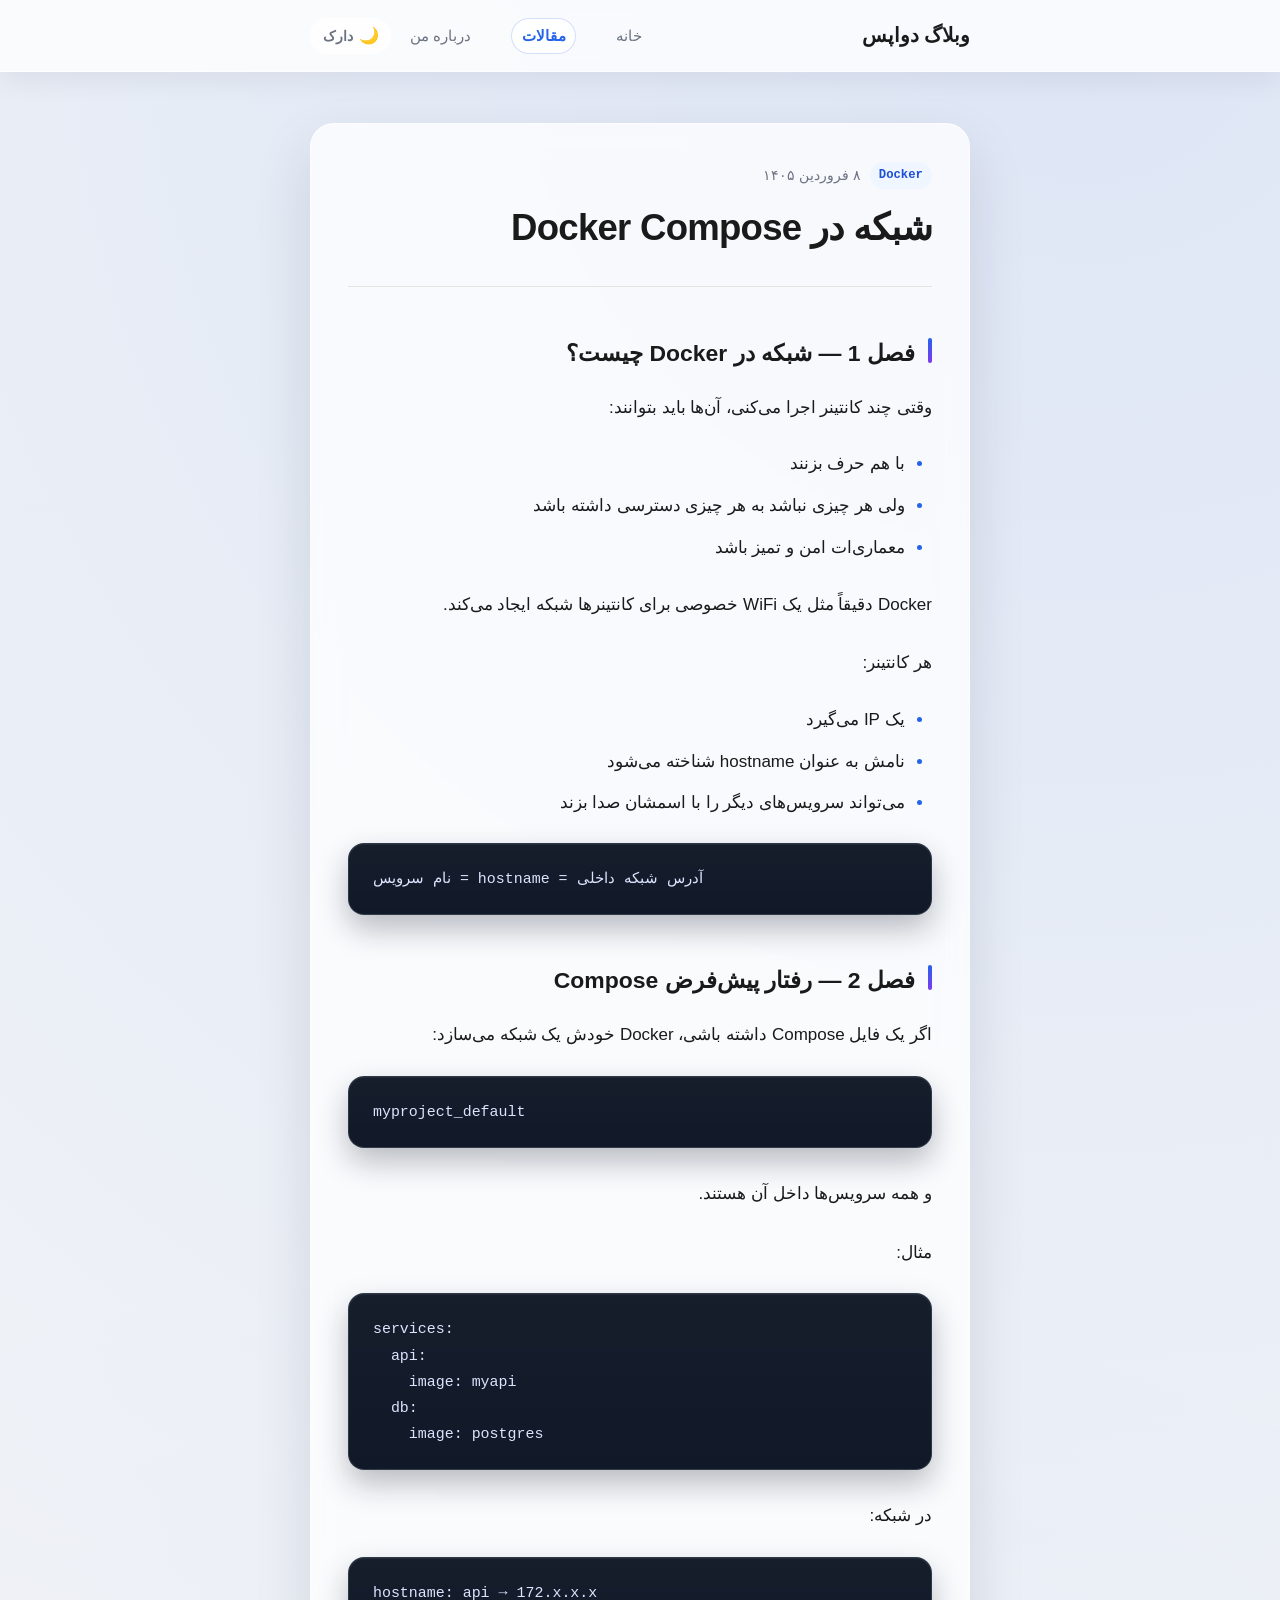
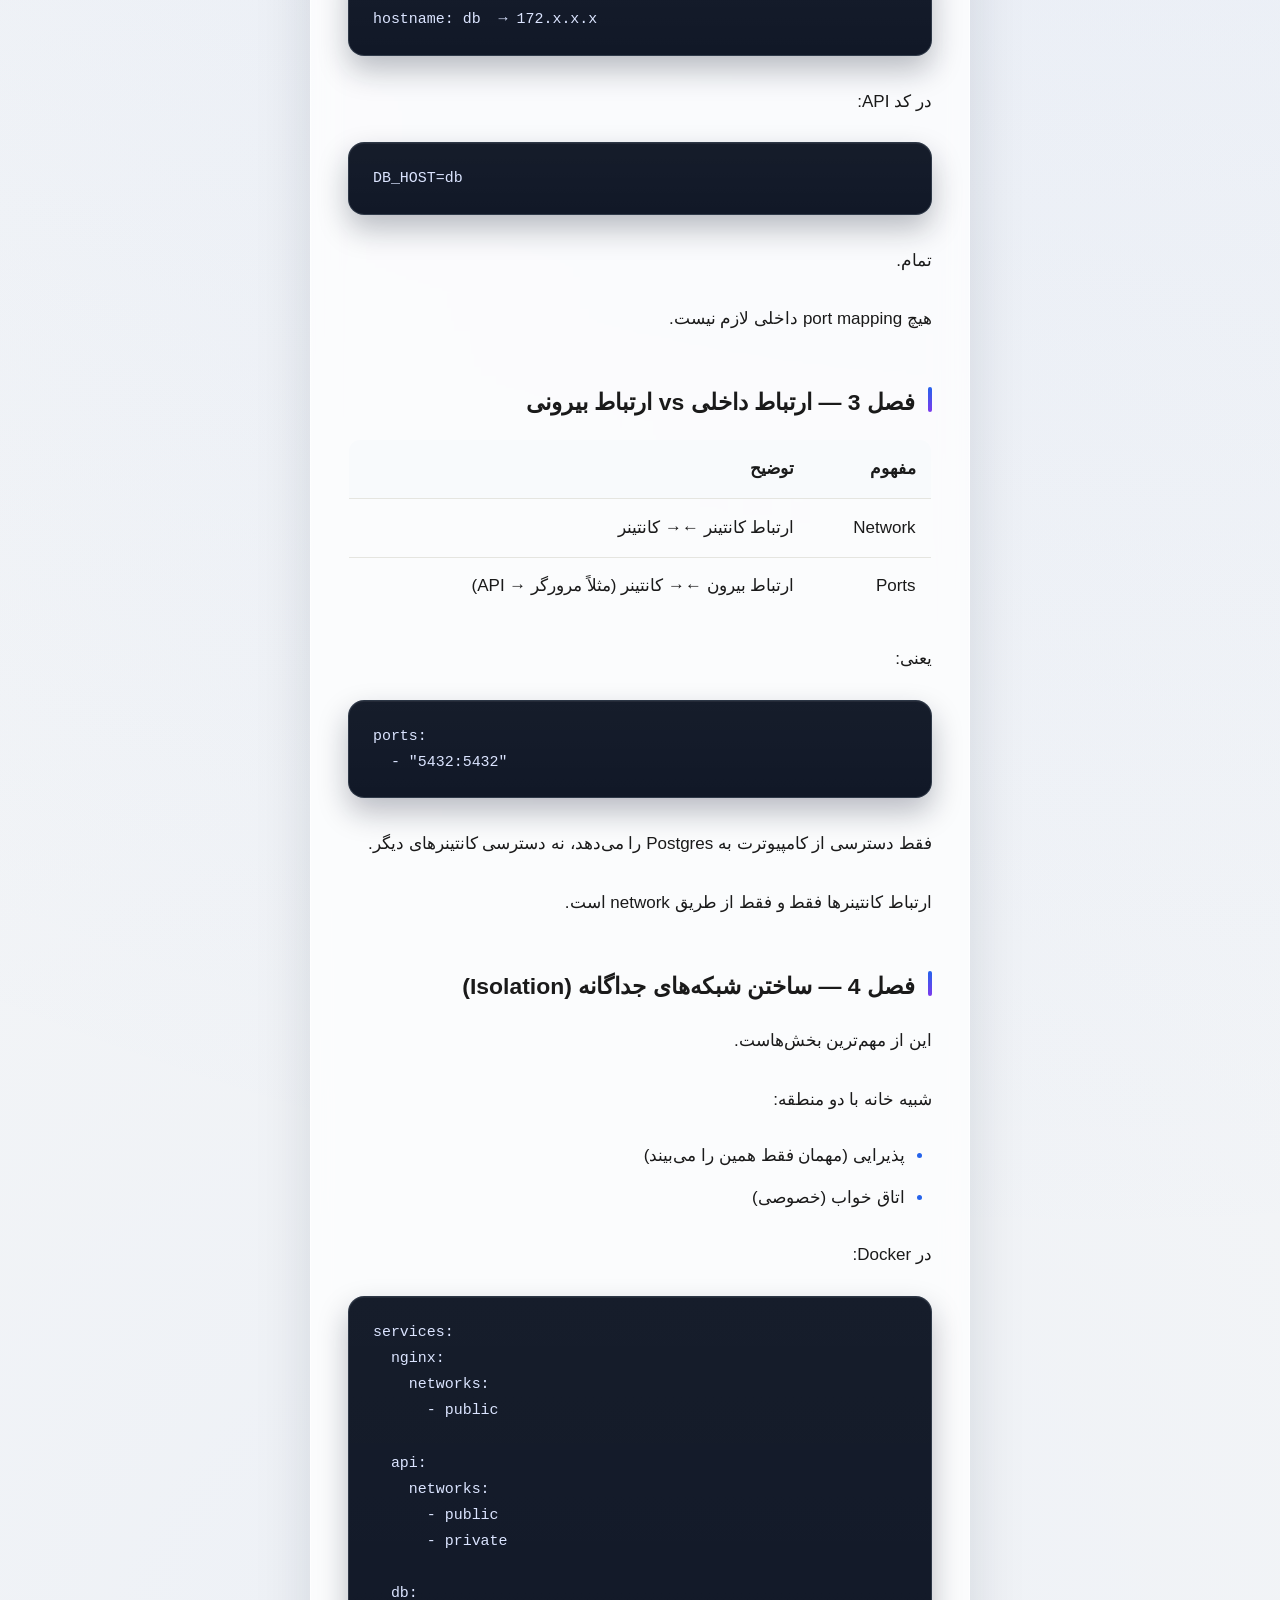
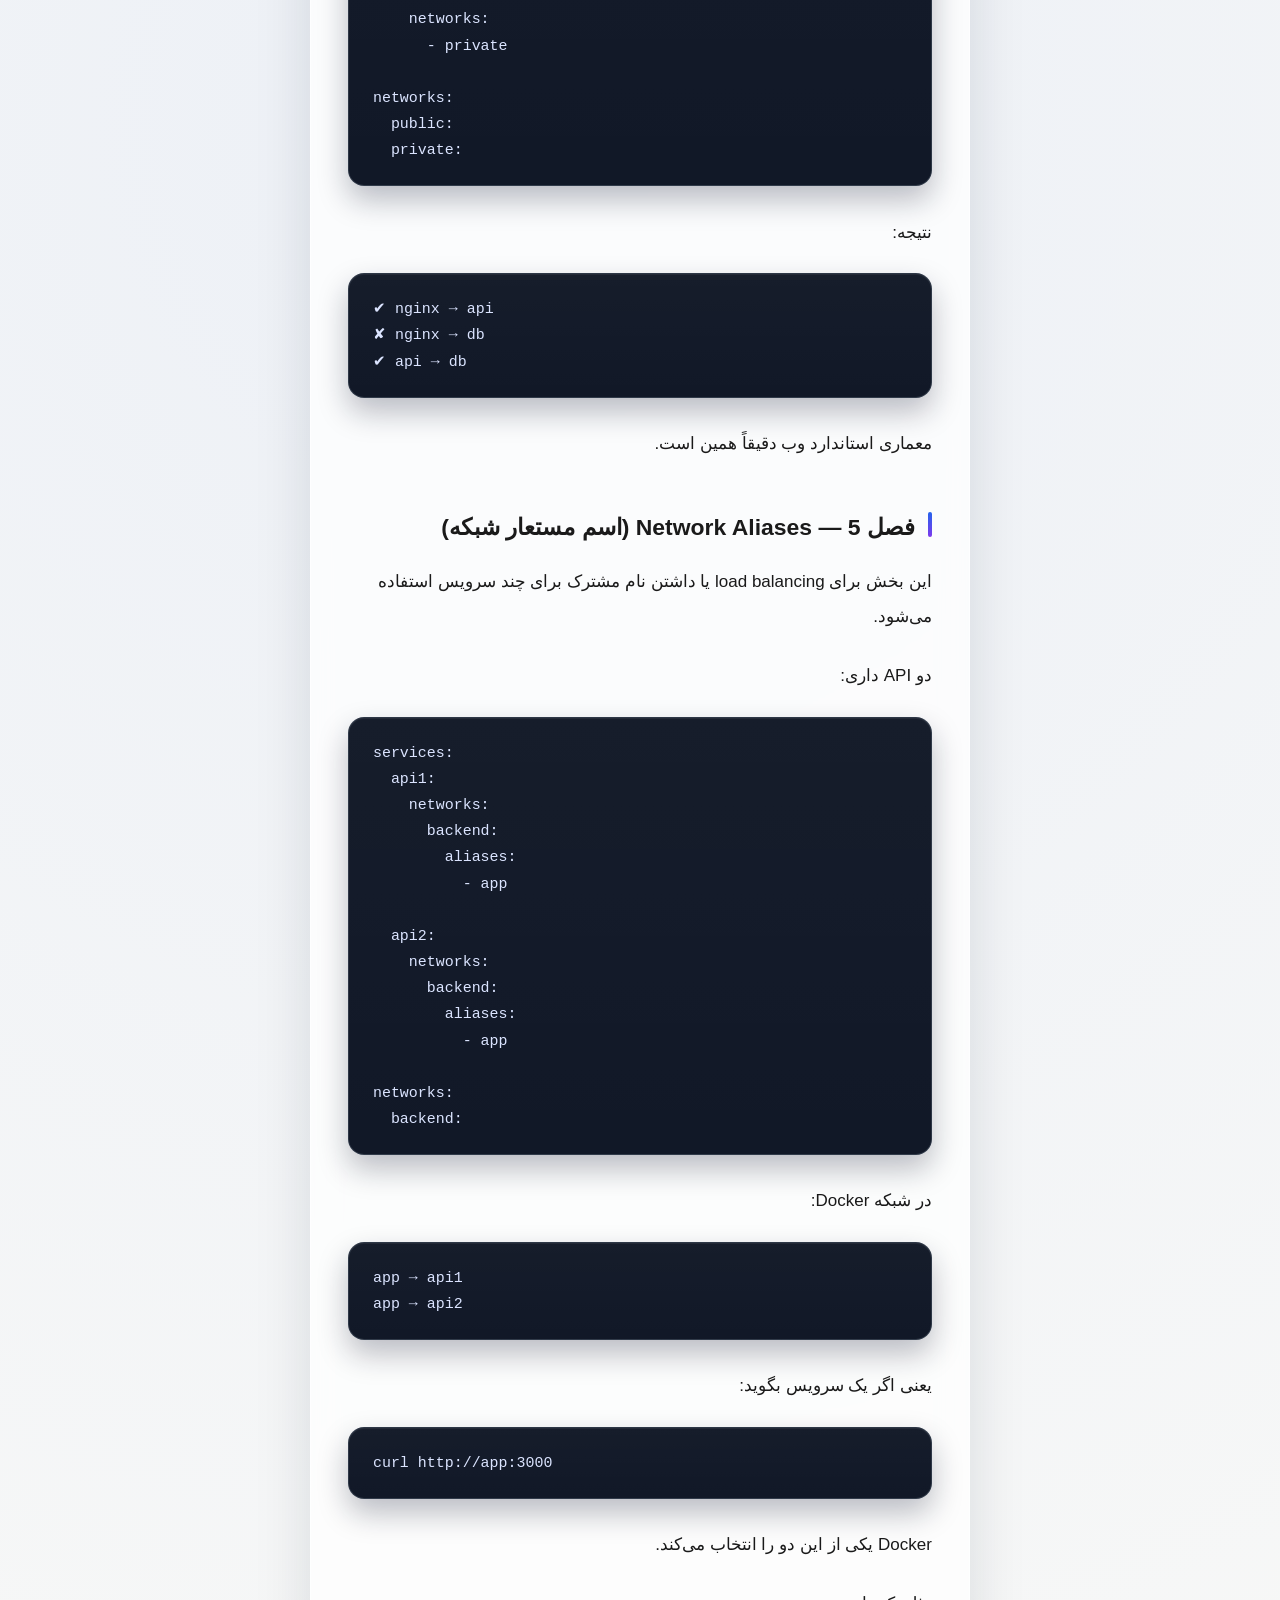
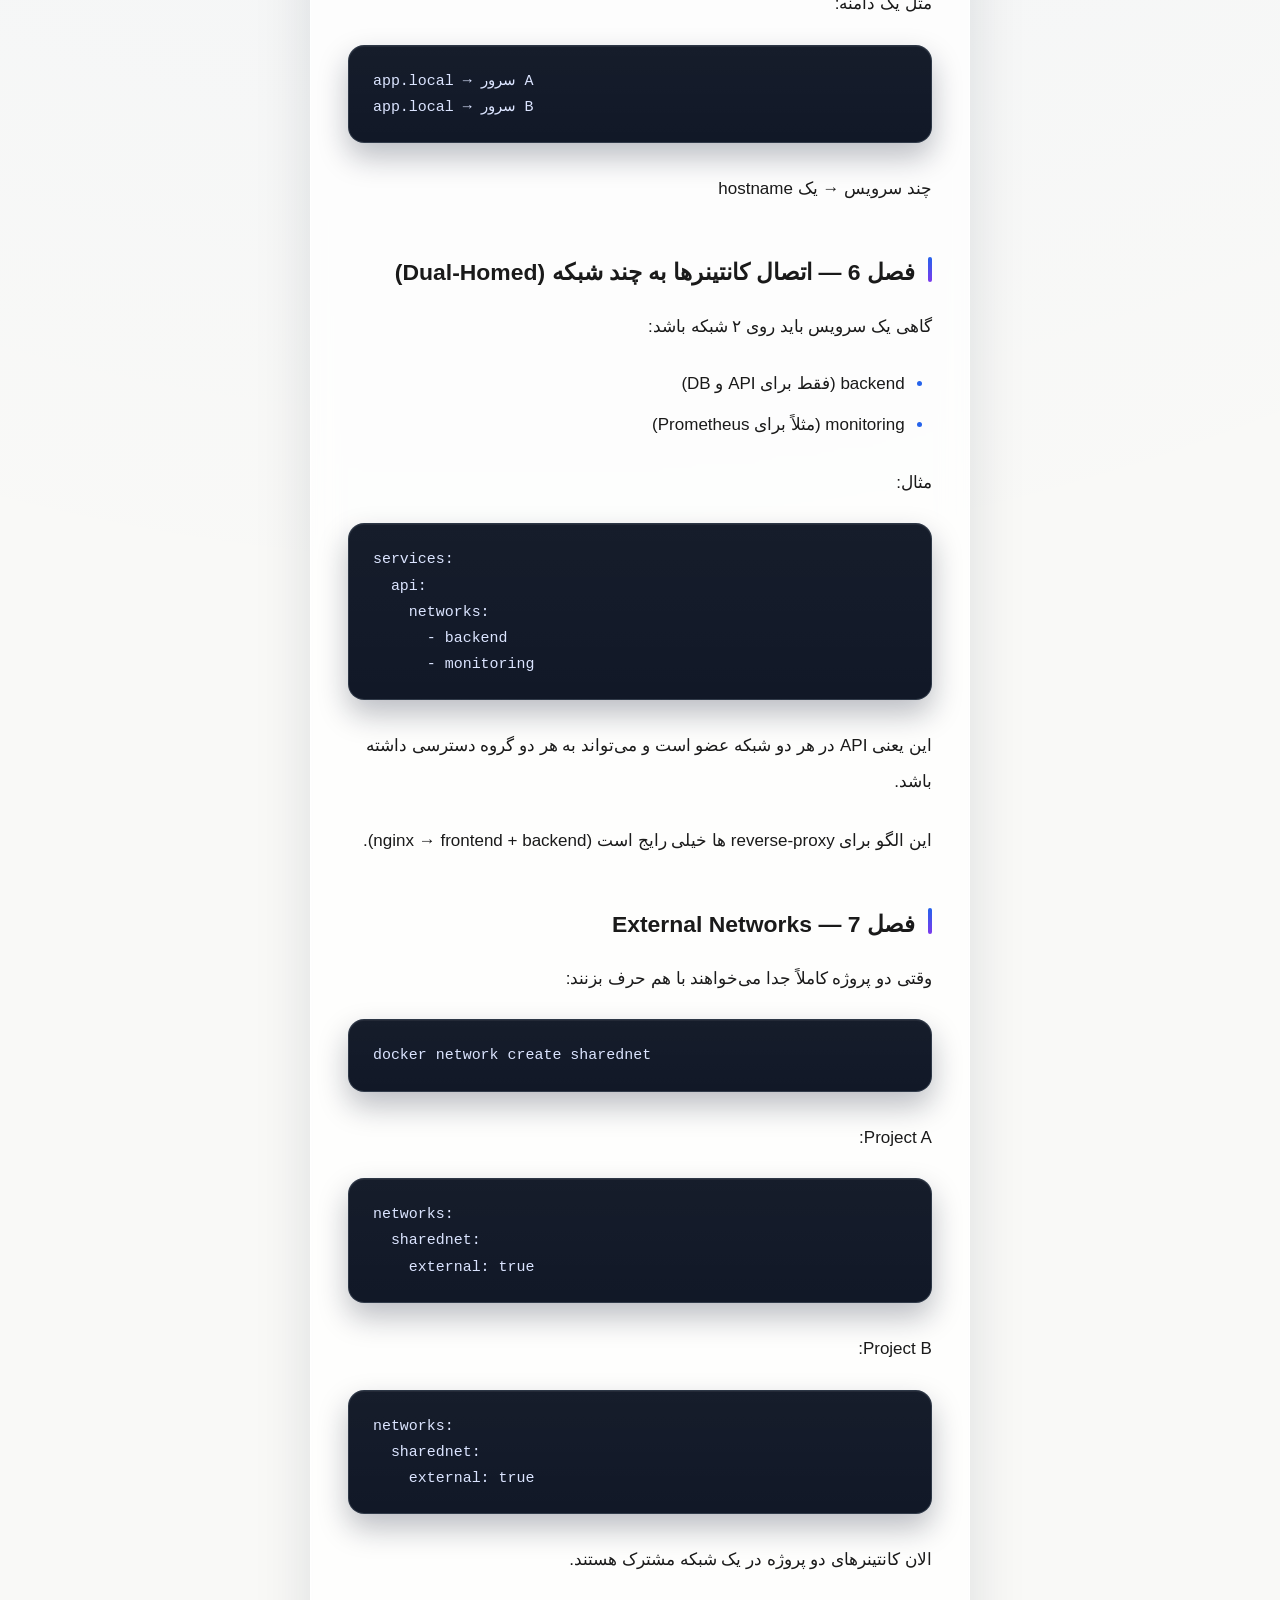
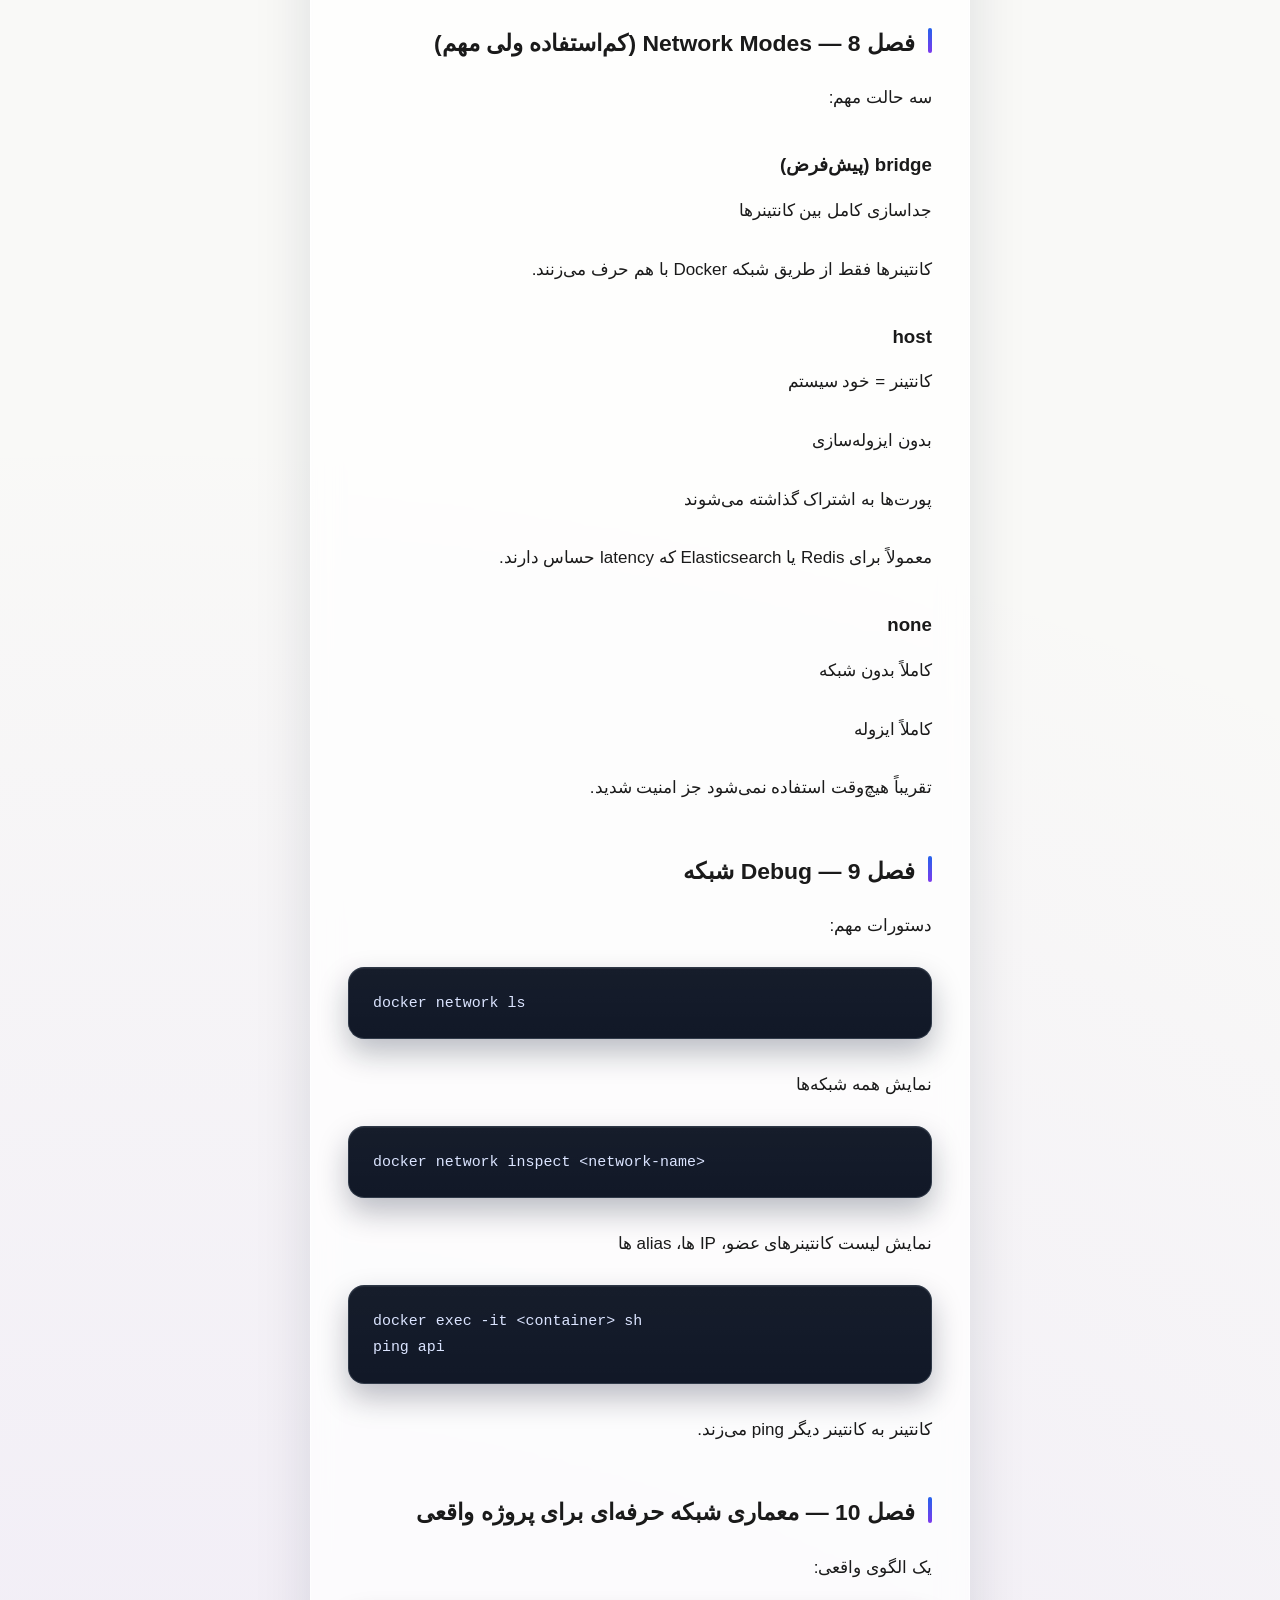
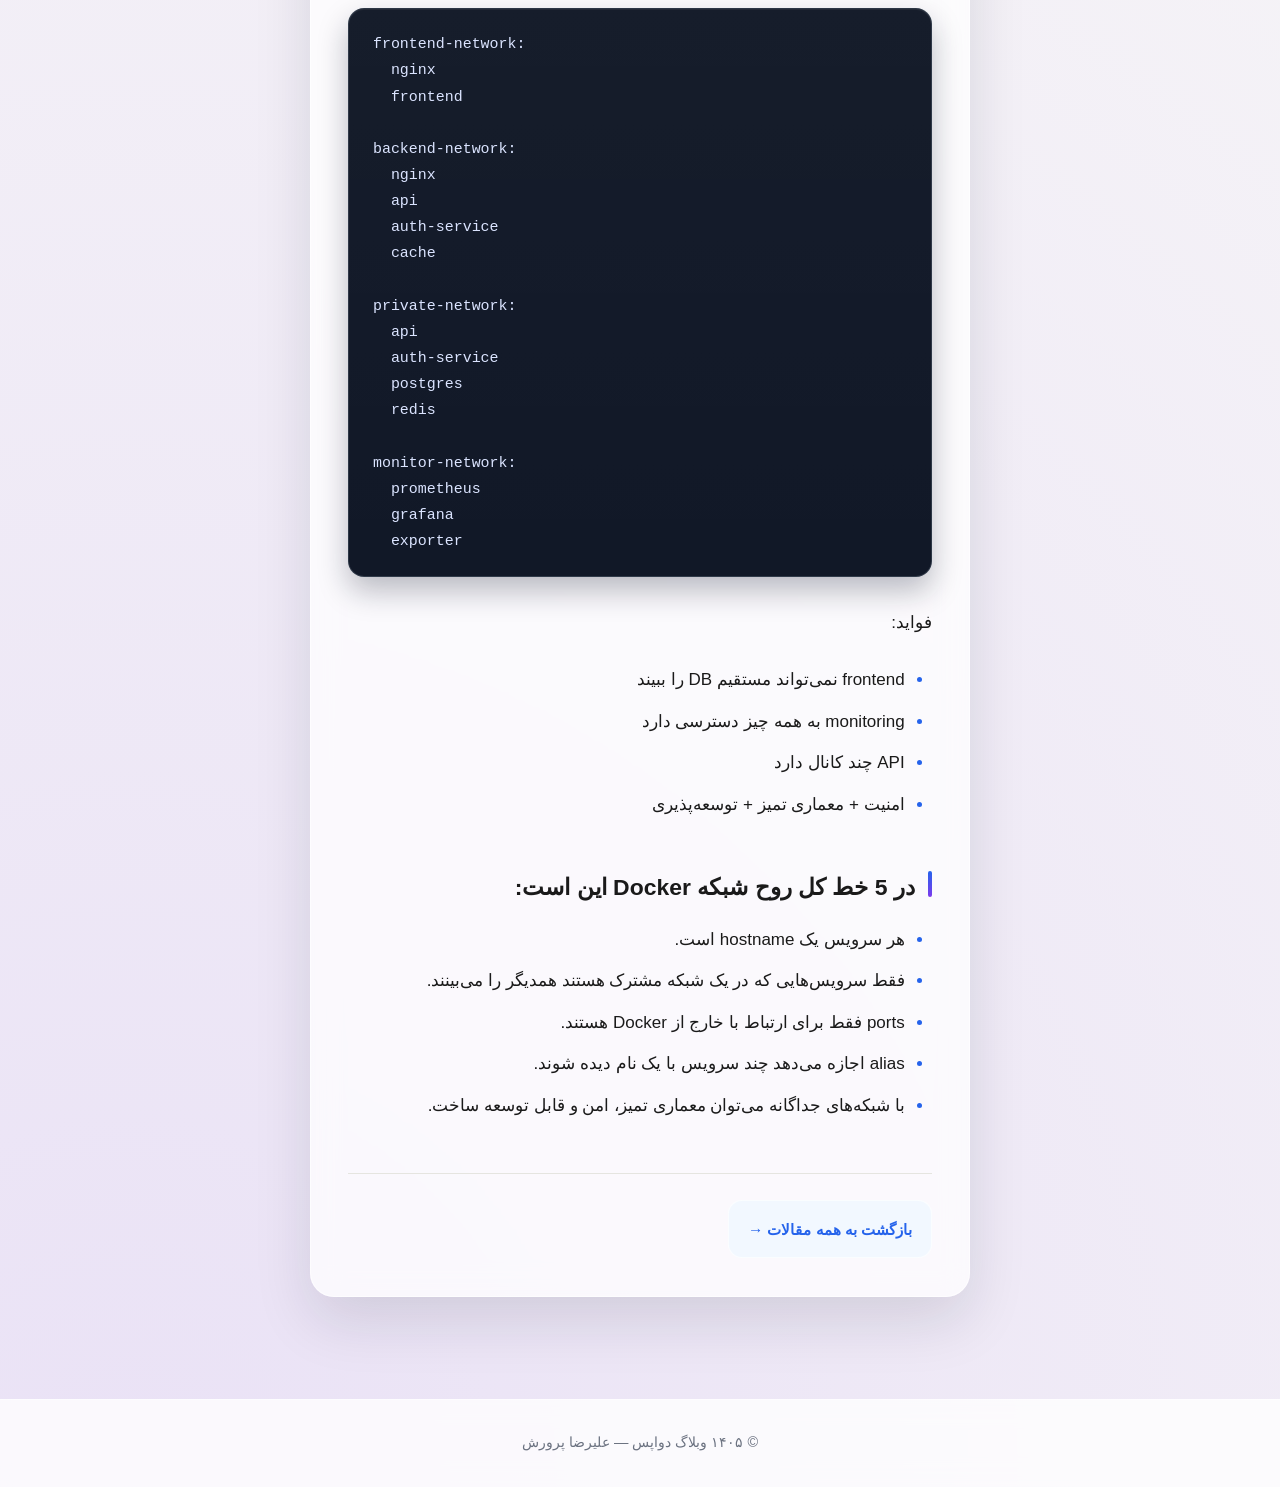
<file: posts/docker-network.html>
<!DOCTYPE html>
<html lang="fa" dir="rtl">
<head>
  <meta charset="UTF-8" />
  <meta name="viewport" content="width=device-width, initial-scale=1.0" />
  <meta name="description" content="آموزش کامل شبکه در Docker Compose - از مفاهیم پایه تا معماری حرفه‌ای" />
  <title>شبکه در Docker Compose | وبلاگ دواپس</title>
  <link rel="stylesheet" href="../style.css" />
  <link rel="stylesheet" href="../post.css" />
</head>
<body>
  <header class="site-header">
    <div class="container">
      <a href="../index.html" class="site-title">وبلاگ دواپس</a>
      <div class="header-actions">
        <nav class="site-nav" aria-label="ناوبری اصلی">
          <ul>
            <li><a href="../index.html">خانه</a></li>
            <li><a href="../posts/index.html" class="nav-active">مقالات</a></li>
            <li><a href="../about.html">درباره من</a></li>
          </ul>
        </nav>
        <button type="button" class="theme-toggle" aria-label="تغییر تم" aria-pressed="false">
          <span class="theme-toggle-icon" aria-hidden="true">🌙</span>
          <span class="theme-toggle-text">دارک</span>
        </button>
      </div>
    </div>
  </header>

  <main class="site-main">
    <div class="container">

      <article class="post-body">
        <header class="post-heading">
          <div class="post-meta">
            <time datetime="2026-03-28">۸ فروردین ۱۴۰۵</time>
            <span class="post-tag">Docker</span>
          </div>
          <h1>شبکه در Docker Compose</h1>
        </header>

        <h2>فصل 1 — شبکه در Docker چیست؟</h2>
        <p>وقتی چند کانتینر اجرا می‌کنی، آن‌ها باید بتوانند:</p>
        <ul>
          <li>با هم حرف بزنند</li>
          <li>ولی هر چیزی نباشد به هر چیزی دسترسی داشته باشد</li>
          <li>معماری‌ات امن و تمیز باشد</li>
        </ul>

        <p>Docker دقیقاً مثل یک WiFi خصوصی برای کانتینرها شبکه ایجاد می‌کند.</p>

        <p>هر کانتینر:</p>
        <ul>
          <li>یک IP می‌گیرد</li>
          <li>نامش به عنوان hostname شناخته می‌شود</li>
          <li>می‌تواند سرویس‌های دیگر را با اسمشان صدا بزند</li>
        </ul>

        <pre><code>نام سرویس = hostname = آدرس شبکه داخلی</code></pre>

        <h2>فصل 2 — رفتار پیش‌فرض Compose</h2>
        <p>اگر یک فایل Compose داشته باشی، Docker خودش یک شبکه می‌سازد:</p>
        <pre><code>myproject_default</code></pre>

        <p>و همه سرویس‌ها داخل آن هستند.</p>

        <p>مثال:</p>
        <pre><code>services:
  api:
    image: myapi
  db:
    image: postgres</code></pre>

        <p>در شبکه:</p>
        <pre><code>hostname: api → 172.x.x.x
hostname: db  → 172.x.x.x</code></pre>

        <p>در کد API:</p>
        <pre><code>DB_HOST=db</code></pre>

        <p>تمام.</p>
        <p>هیچ port mapping داخلی لازم نیست.</p>

        <h2>فصل 3 — ارتباط داخلی vs ارتباط بیرونی</h2>
        <table>
          <tr>
            <th>مفهوم</th>
            <th>توضیح</th>
          </tr>
          <tr>
            <td>Network</td>
            <td>ارتباط کانتینر ←→ کانتینر</td>
          </tr>
          <tr>
            <td>Ports</td>
            <td>ارتباط بیرون ←→ کانتینر (مثلاً مرورگر → API)</td>
          </tr>
        </table>

        <p>یعنی:</p>
        <pre><code>ports:
  - "5432:5432"</code></pre>

        <p>فقط دسترسی از کامپیوترت به Postgres را می‌دهد، نه دسترسی کانتینرهای دیگر.</p>
        <p>ارتباط کانتینرها فقط و فقط از طریق network است.</p>

        <h2>فصل 4 — ساختن شبکه‌های جداگانه (Isolation)</h2>
        <p>این از مهم‌ترین بخش‌هاست.</p>
        <p>شبیه خانه با دو منطقه:</p>
        <ul>
          <li>پذیرایی (مهمان فقط همین را می‌بیند)</li>
          <li>اتاق خواب (خصوصی)</li>
        </ul>

        <p>در Docker:</p>
        <pre><code>services:
  nginx:
    networks:
      - public

  api:
    networks:
      - public
      - private

  db:
    networks:
      - private

networks:
  public:
  private:</code></pre>

        <p>نتیجه:</p>
        <pre><code>✔ nginx → api
✘ nginx → db
✔ api → db</code></pre>

        <p>معماری استاندارد وب دقیقاً همین است.</p>

        <h2>فصل 5 — Network Aliases (اسم مستعار شبکه)</h2>
        <p>این بخش برای load balancing یا داشتن نام مشترک برای چند سرویس استفاده می‌شود.</p>
        <p>دو API داری:</p>
        <pre><code>services:
  api1:
    networks:
      backend:
        aliases:
          - app

  api2:
    networks:
      backend:
        aliases:
          - app

networks:
  backend:</code></pre>

        <p>در شبکه Docker:</p>
        <pre><code>app → api1
app → api2</code></pre>

        <p>یعنی اگر یک سرویس بگوید:</p>
        <pre><code>curl http://app:3000</code></pre>

        <p>Docker یکی از این دو را انتخاب می‌کند.</p>
        <p>مثل یک دامنه:</p>
        <pre><code>app.local → سرور A
app.local → سرور B</code></pre>

        <p>چند سرویس → یک hostname</p>

        <h2>فصل 6 — اتصال کانتینرها به چند شبکه (Dual-Homed)</h2>
        <p>گاهی یک سرویس باید روی ۲ شبکه باشد:</p>
        <ul>
          <li>backend (فقط برای API و DB)</li>
          <li>monitoring (مثلاً برای Prometheus)</li>
        </ul>

        <p>مثال:</p>
        <pre><code>services:
  api:
    networks:
      - backend
      - monitoring</code></pre>

        <p>این یعنی API در هر دو شبکه عضو است و می‌تواند به هر دو گروه دسترسی داشته باشد.</p>
        <p>این الگو برای reverse-proxy ها خیلی رایج است (nginx → frontend + backend).</p>

        <h2>فصل 7 — External Networks</h2>
        <p>وقتی دو پروژه کاملاً جدا می‌خواهند با هم حرف بزنند:</p>
        <pre><code>docker network create sharednet</code></pre>

        <p>Project A:</p>
        <pre><code>networks:
  sharednet:
    external: true</code></pre>

        <p>Project B:</p>
        <pre><code>networks:
  sharednet:
    external: true</code></pre>

        <p>الان کانتینرهای دو پروژه در یک شبکه مشترک هستند.</p>

        <h2>فصل 8 — Network Modes (کم‌استفاده ولی مهم)</h2>
        <p>سه حالت مهم:</p>

        <h3>bridge (پیش‌فرض)</h3>
        <p>جداسازی کامل بین کانتینرها</p>
        <p>کانتینرها فقط از طریق شبکه Docker با هم حرف می‌زنند.</p>

        <h3>host</h3>
        <p>کانتینر = خود سیستم</p>
        <p>بدون ایزوله‌سازی</p>
        <p>پورت‌ها به اشتراک گذاشته می‌شوند</p>
        <p>معمولاً برای Redis یا Elasticsearch که latency حساس دارند.</p>

        <h3>none</h3>
        <p>کاملاً بدون شبکه</p>
        <p>کاملاً ایزوله</p>
        <p>تقریباً هیچ‌وقت استفاده نمی‌شود جز امنیت شدید.</p>

        <h2>فصل 9 — Debug شبکه</h2>
        <p>دستورات مهم:</p>

        <pre><code>docker network ls</code></pre>
        <p>نمایش همه شبکه‌ها</p>

        <pre><code>docker network inspect &lt;network-name&gt;</code></pre>
        <p>نمایش لیست کانتینرهای عضو، IP ها، alias ها</p>

        <pre><code>docker exec -it &lt;container&gt; sh
ping api</code></pre>
        <p>کانتینر به کانتینر دیگر ping می‌زند.</p>

        <h2>فصل 10 — معماری شبکه حرفه‌ای برای پروژه واقعی</h2>
        <p>یک الگوی واقعی:</p>
        <pre><code>frontend-network:
  nginx
  frontend

backend-network:
  nginx
  api
  auth-service
  cache

private-network:
  api
  auth-service
  postgres
  redis

monitor-network:
  prometheus
  grafana
  exporter</code></pre>

        <p>فواید:</p>
        <ul>
          <li>frontend نمی‌تواند مستقیم DB را ببیند</li>
          <li>monitoring به همه چیز دسترسی دارد</li>
          <li>API چند کانال دارد</li>
          <li>امنیت + معماری تمیز + توسعه‌پذیری</li>
        </ul>

        <h2>در 5 خط کل روح شبکه Docker این است:</h2>
        <ul>
          <li>هر سرویس یک hostname است.</li>
          <li>فقط سرویس‌هایی که در یک شبکه مشترک هستند همدیگر را می‌بینند.</li>
          <li>ports فقط برای ارتباط با خارج از Docker هستند.</li>
          <li>alias اجازه می‌دهد چند سرویس با یک نام دیده شوند.</li>
          <li>با شبکه‌های جداگانه می‌توان معماری تمیز، امن و قابل توسعه ساخت.</li>
        </ul>

        <footer class="post-footer">
          <a href="../posts/index.html" class="read-more">بازگشت به همه مقالات &rarr;</a>
        </footer>
      </article>

    </div>
  </main>

  <footer class="site-footer">
    <div class="container">
      <p>&#169; ۱۴۰۵ وبلاگ دواپس &mdash; علیرضا پرورش</p>
    </div>
  </footer>

  <script src="../theme.js"></script>

</body>
</html>
</file>
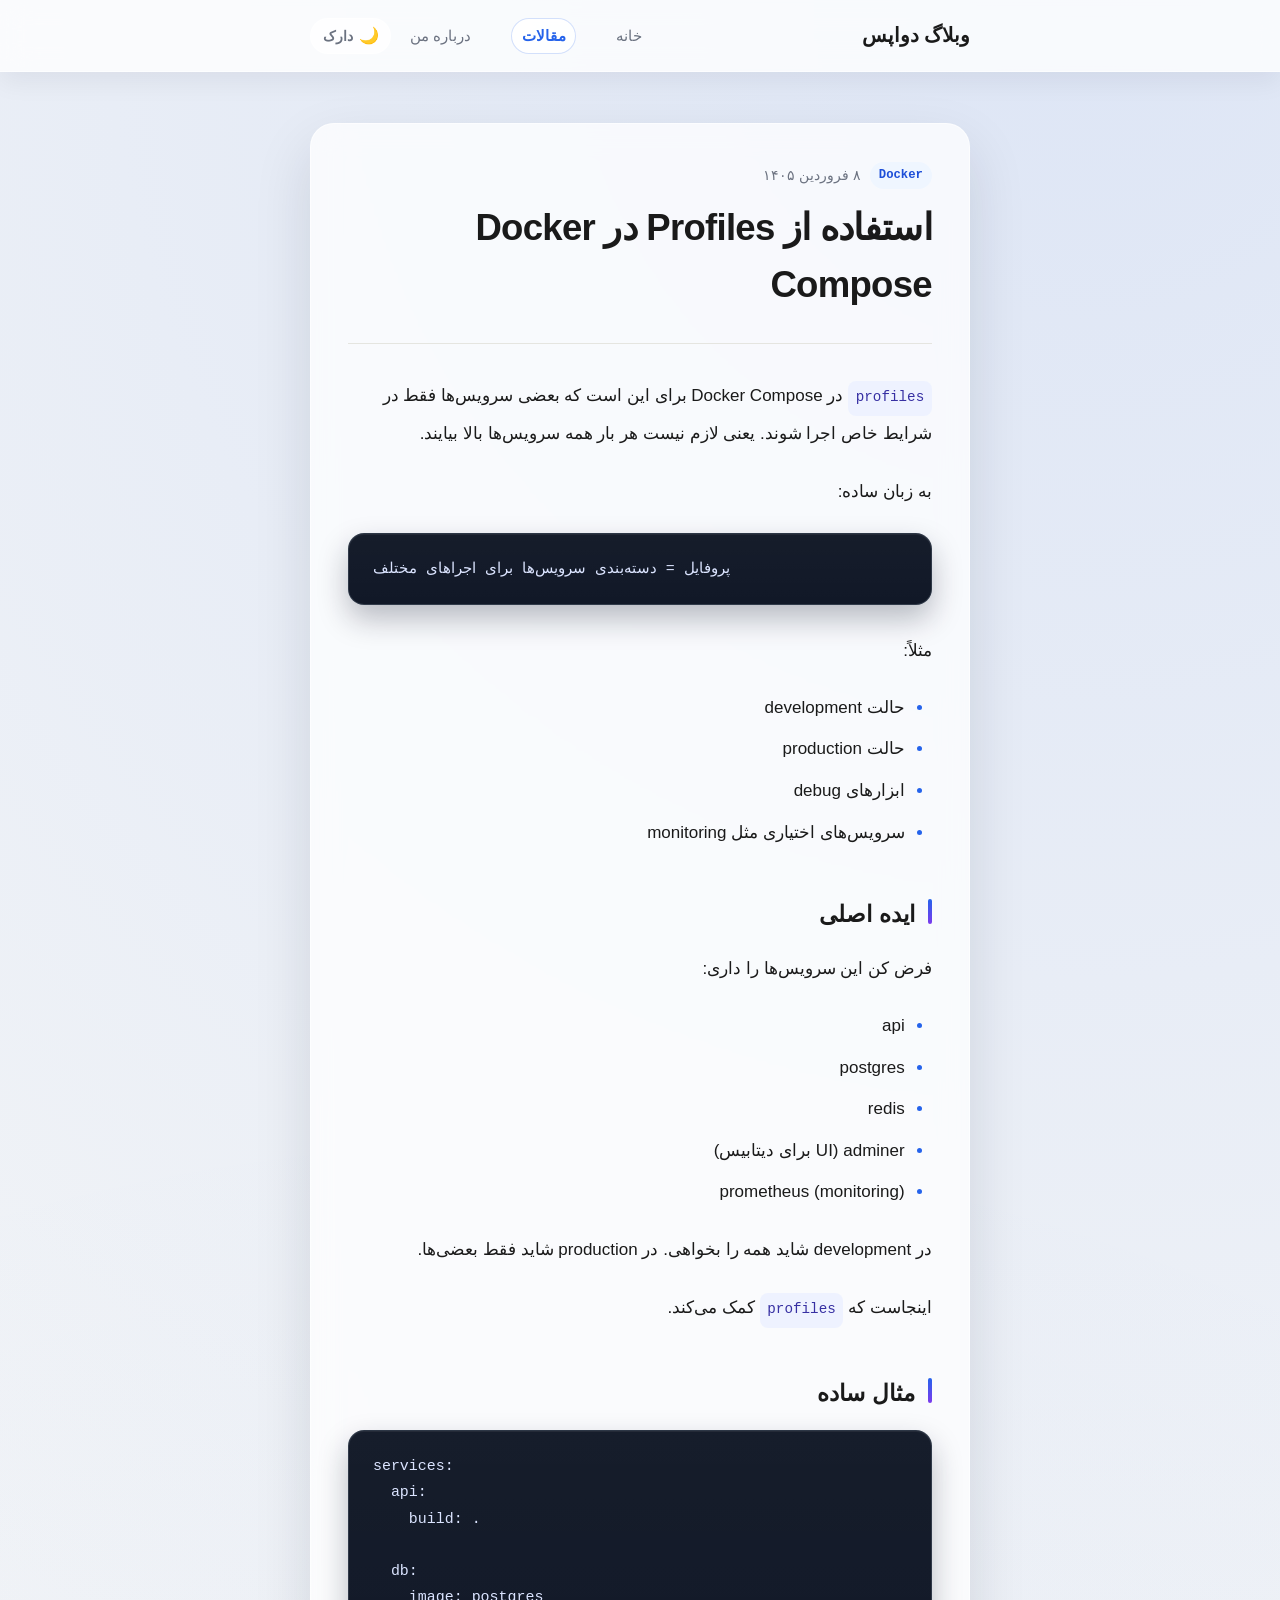
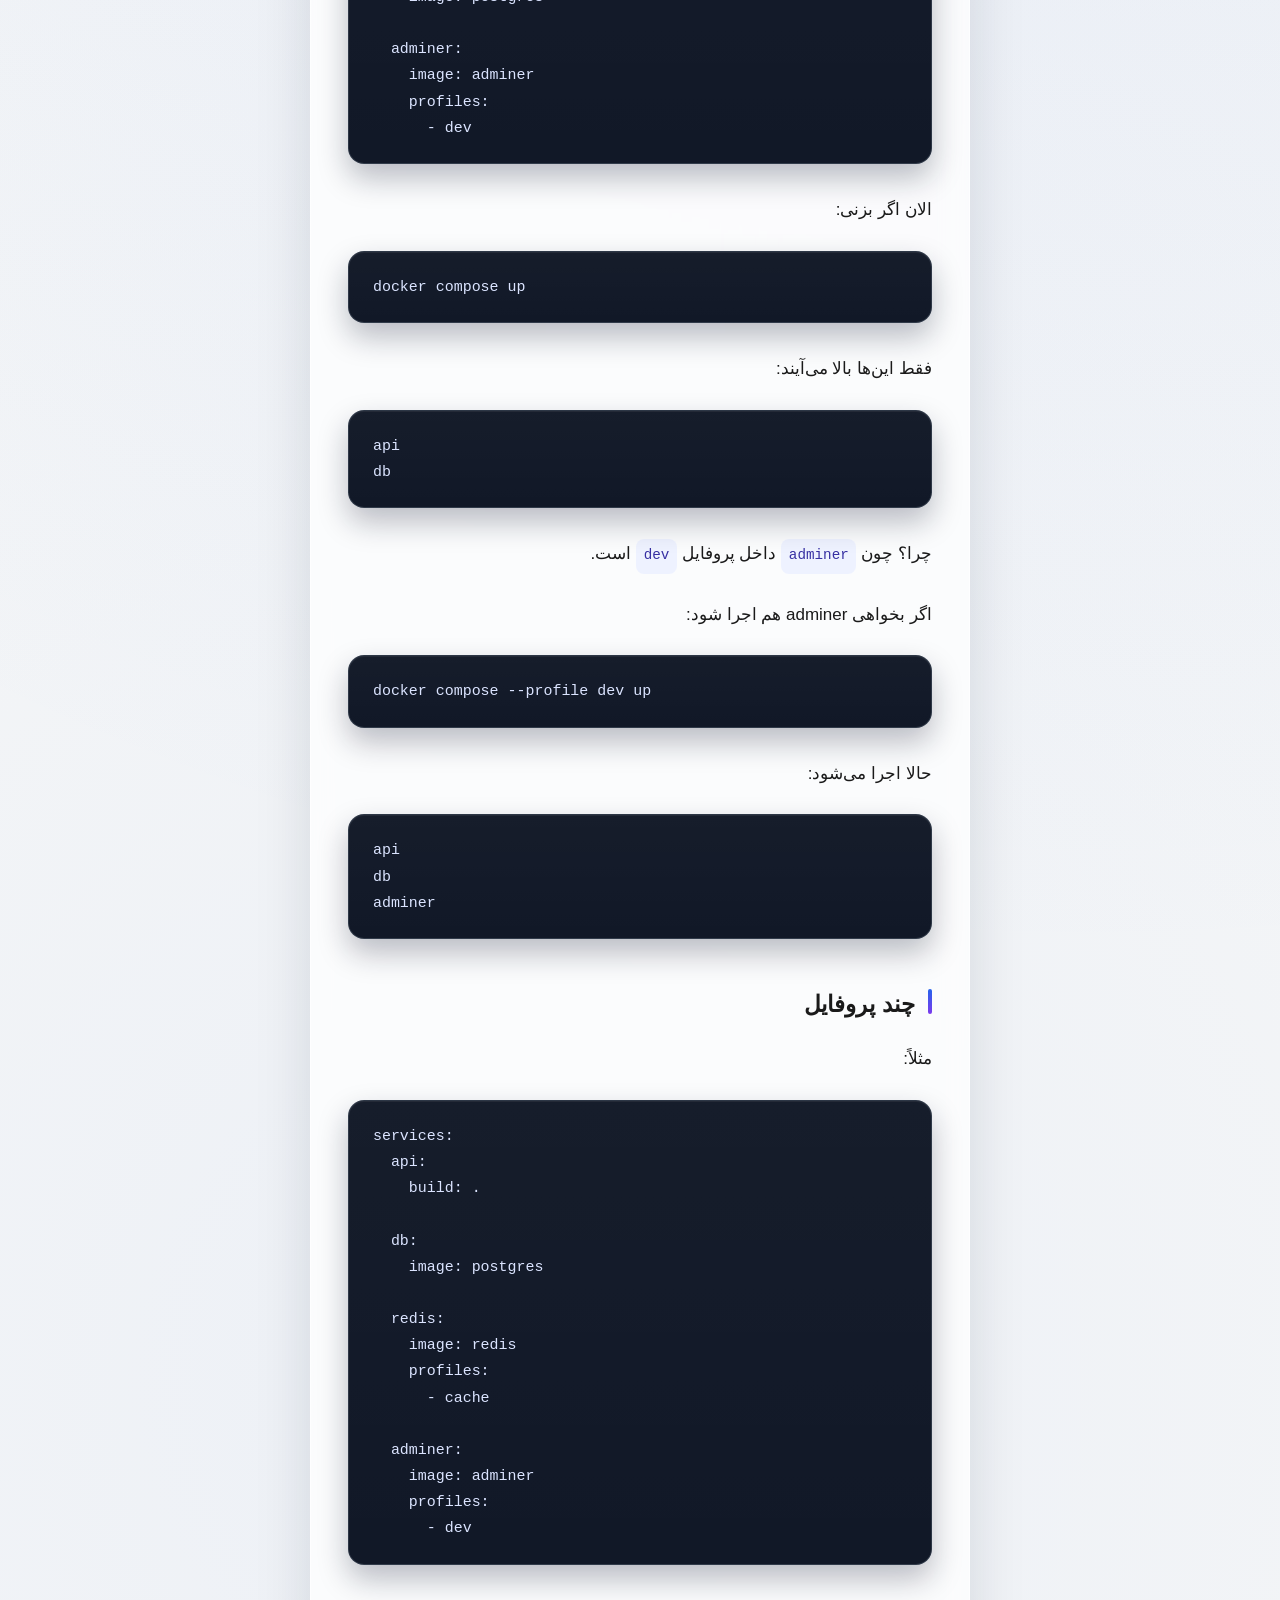
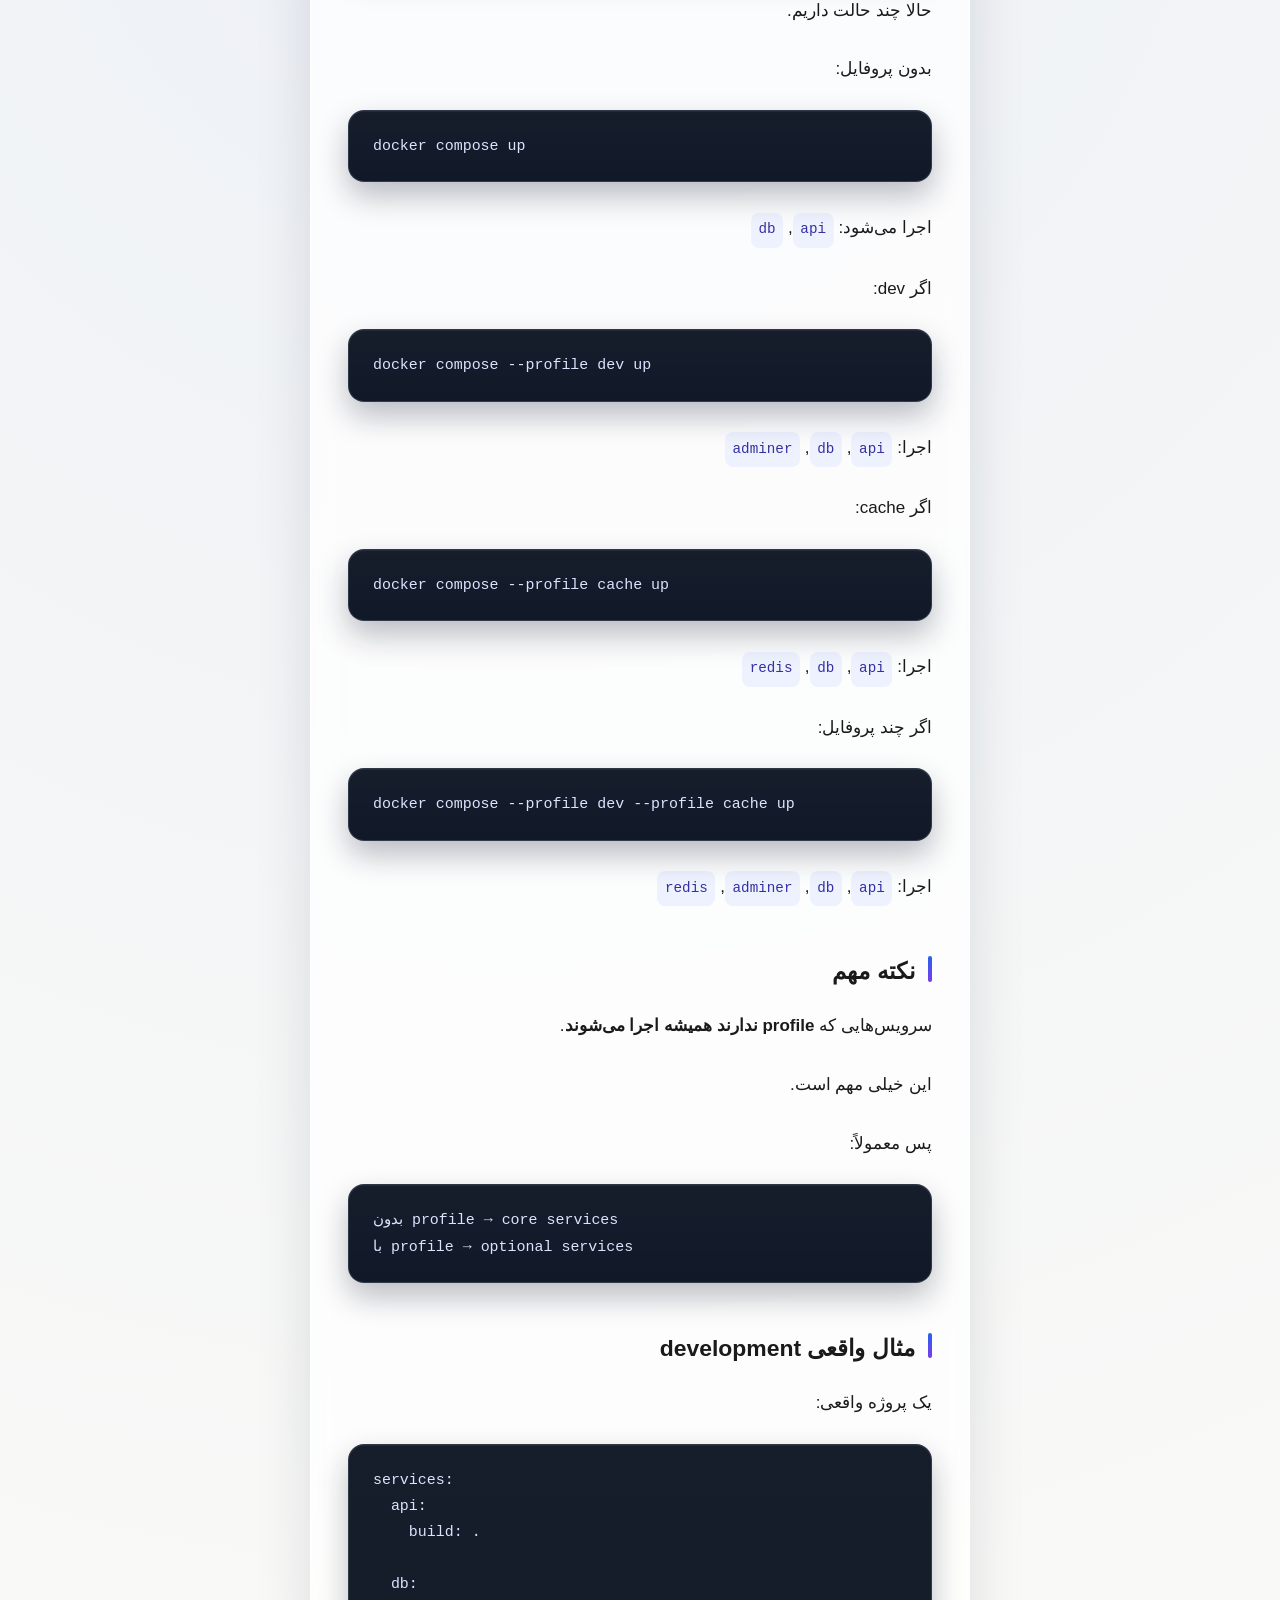
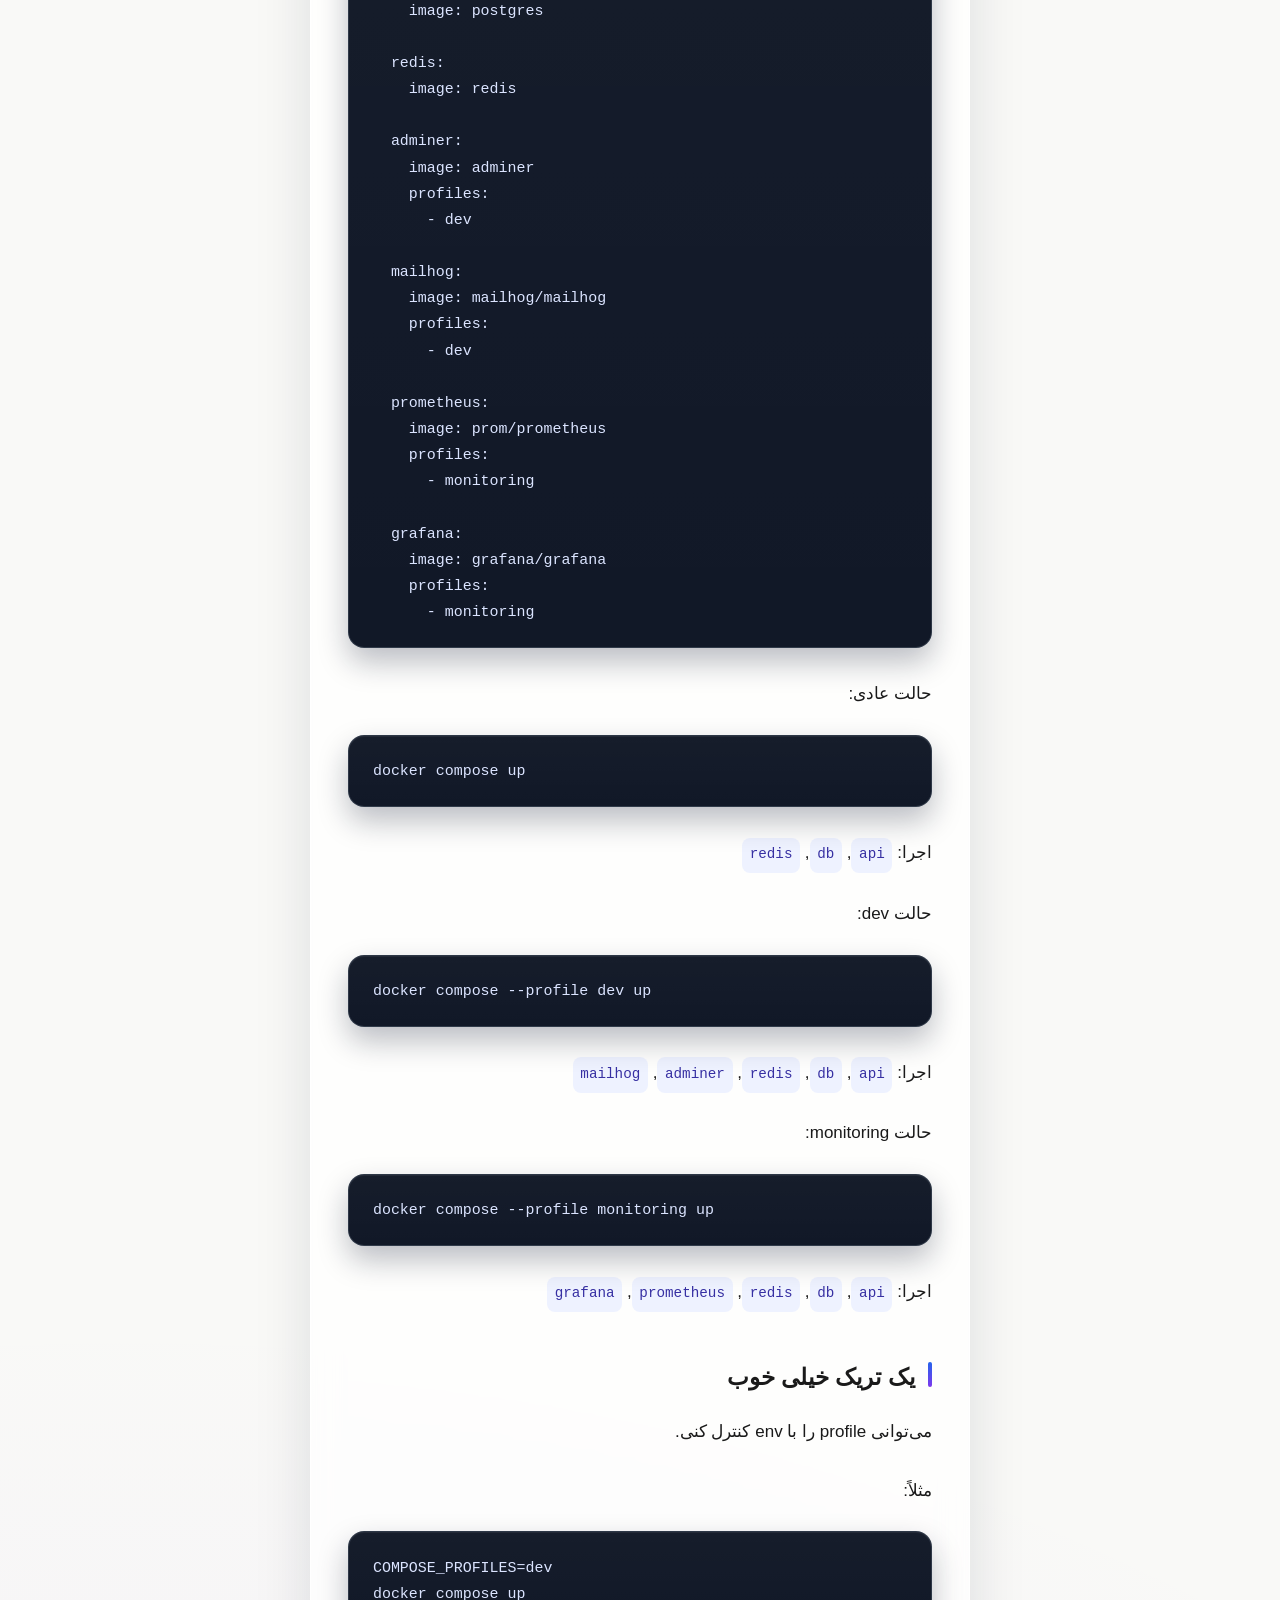
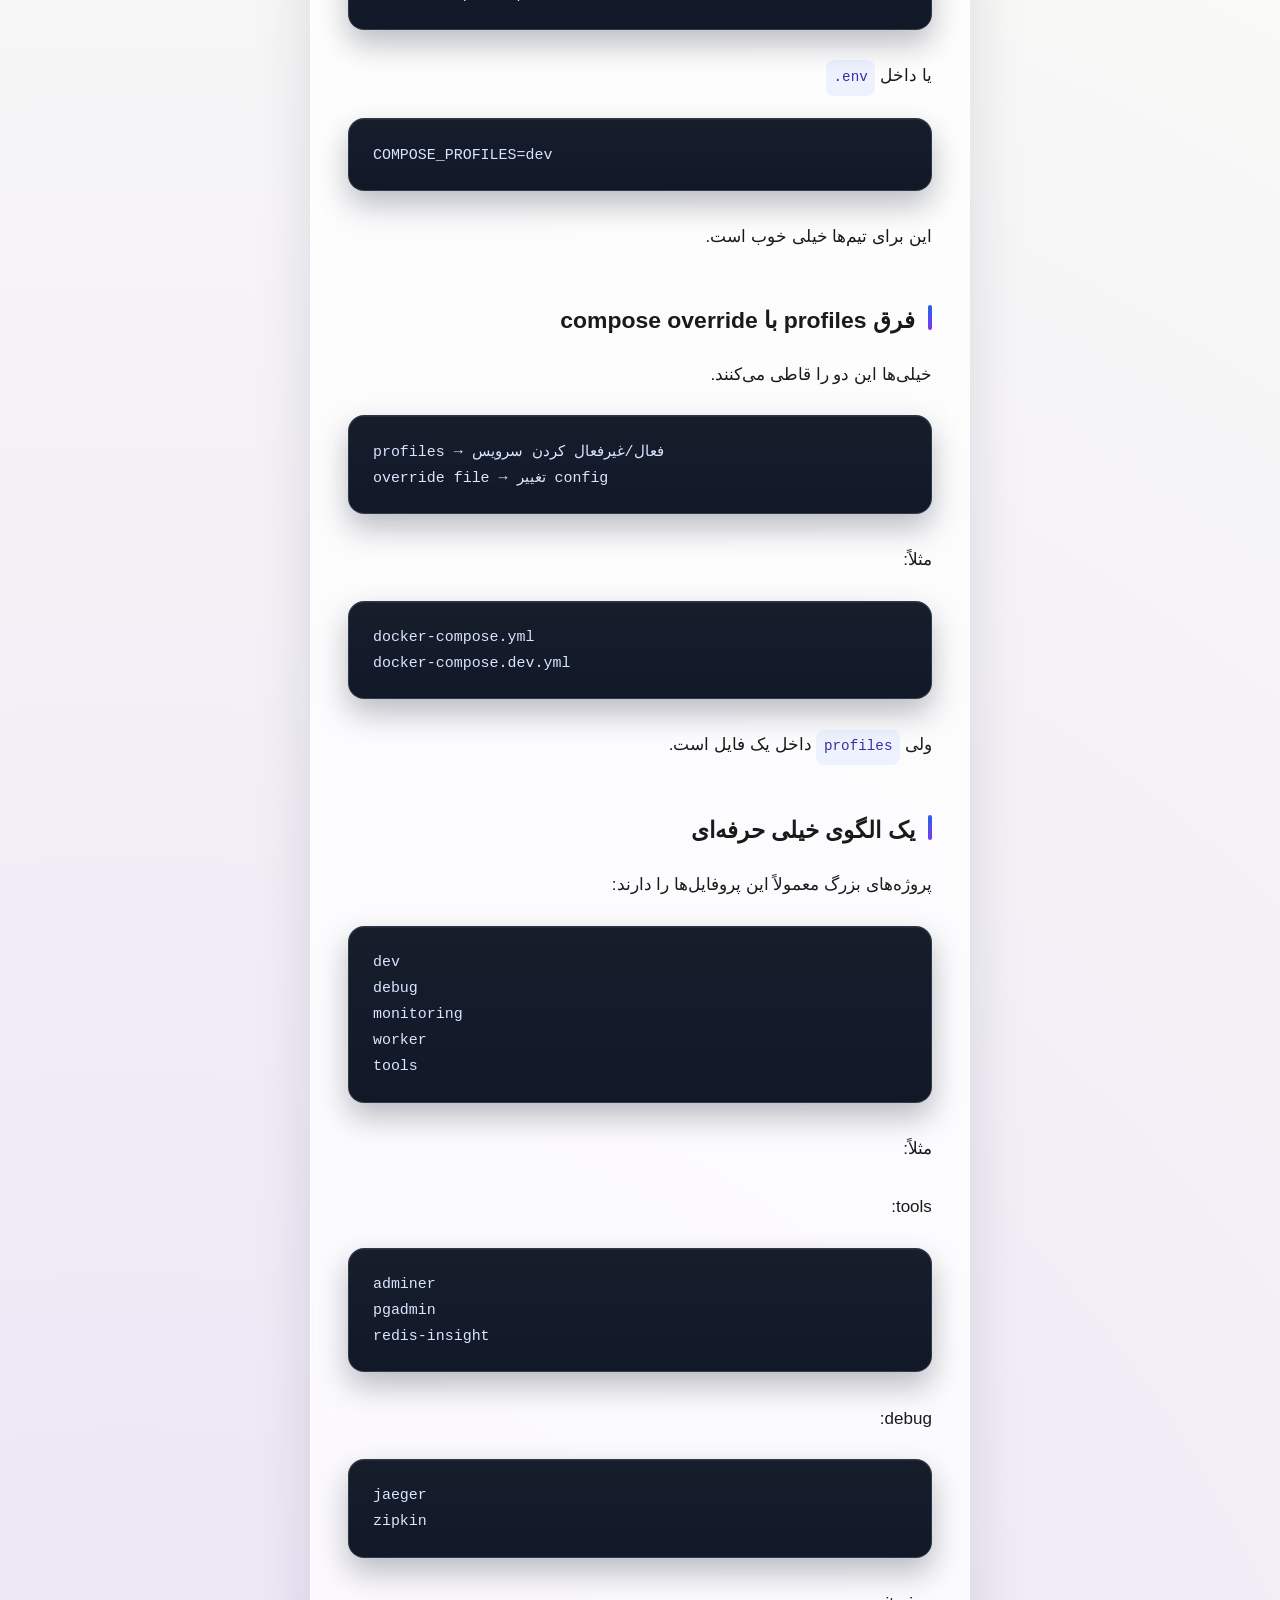
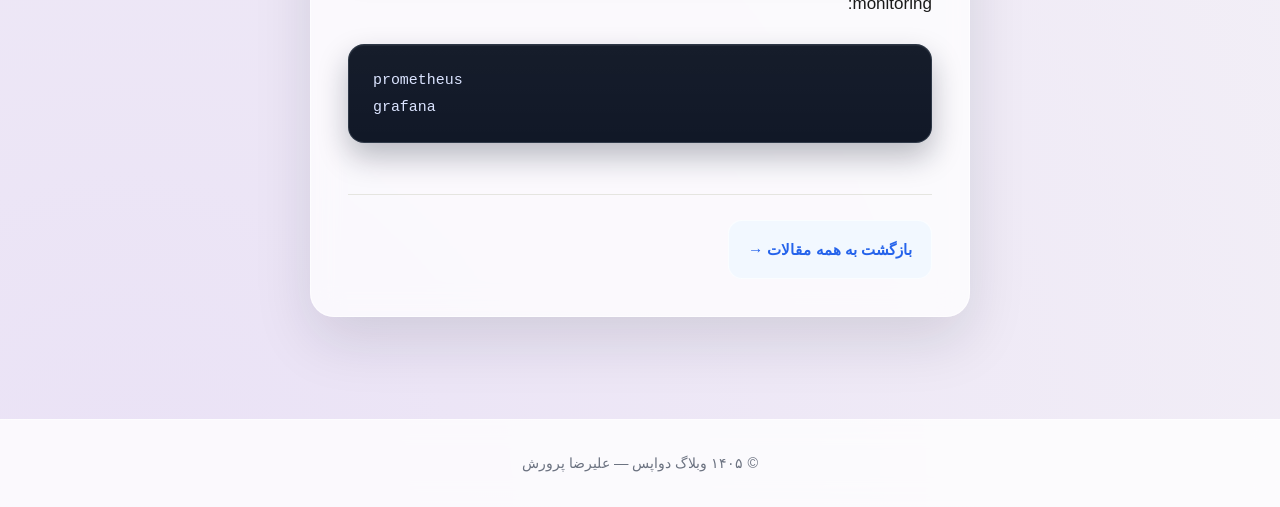
<file: posts/docker-profile.html>
<!DOCTYPE html>
<html lang="fa" dir="rtl">
<head>
  <meta charset="UTF-8" />
  <meta name="viewport" content="width=device-width, initial-scale=1.0" />
  <meta name="description" content="آموزش استفاده از profiles در Docker Compose برای اجرای شرطی سرویس‌ها در محیط‌های مختلف" />
  <title>استفاده از Profiles در Docker Compose | وبلاگ دواپس</title>
  <link rel="stylesheet" href="../style.css" />
  <link rel="stylesheet" href="../post.css" />
</head>
<body>
  <header class="site-header">
    <div class="container">
      <a href="../index.html" class="site-title">وبلاگ دواپس</a>
      <div class="header-actions">
        <nav class="site-nav" aria-label="ناوبری اصلی">
          <ul>
            <li><a href="../index.html">خانه</a></li>
            <li><a href="../posts/index.html" class="nav-active">مقالات</a></li>
            <li><a href="../about.html">درباره من</a></li>
          </ul>
        </nav>
        <button type="button" class="theme-toggle" aria-label="تغییر تم" aria-pressed="false">
          <span class="theme-toggle-icon" aria-hidden="true">🌙</span>
          <span class="theme-toggle-text">دارک</span>
        </button>
      </div>
    </div>
  </header>

  <main class="site-main">
    <div class="container">

      <article class="post-body">
        <header class="post-heading">
          <div class="post-meta">
            <time datetime="2026-03-28">۸ فروردین ۱۴۰۵</time>
            <span class="post-tag">Docker</span>
          </div>
          <h1>استفاده از Profiles در Docker Compose</h1>
        </header>

        <p><code>profiles</code> در Docker Compose برای این است که بعضی سرویس‌ها فقط در شرایط خاص اجرا شوند.
          یعنی لازم نیست هر بار همه سرویس‌ها بالا بیایند.
        </p>

        <p>به زبان ساده:</p>
        <pre><code>پروفایل = دسته‌بندی سرویس‌ها برای اجراهای مختلف</code></pre>

        <p>مثلاً:</p>
        <ul>
          <li>حالت development</li>
          <li>حالت production</li>
          <li>ابزارهای debug</li>
          <li>سرویس‌های اختیاری مثل monitoring</li>
        </ul>

        <h2>ایده اصلی</h2>
        <p>فرض کن این سرویس‌ها را داری:</p>
        <ul>
          <li>api</li>
          <li>postgres</li>
          <li>redis</li>
          <li>adminer (UI برای دیتابیس)</li>
          <li>prometheus (monitoring)</li>
        </ul>

        <p>در development شاید همه را بخواهی. در production شاید فقط بعضی‌ها.</p>
        <p>اینجاست که <code>profiles</code> کمک می‌کند.</p>

        <h2>مثال ساده</h2>
        <pre><code>services:
  api:
    build: .

  db:
    image: postgres

  adminer:
    image: adminer
    profiles:
      - dev</code></pre>

        <p>الان اگر بزنی:</p>
        <pre><code>docker compose up</code></pre>

        <p>فقط این‌ها بالا می‌آیند:</p>
        <pre><code>api
db</code></pre>

        <p>چرا؟ چون <code>adminer</code> داخل پروفایل <code>dev</code> است.</p>

        <p>اگر بخواهی adminer هم اجرا شود:</p>
        <pre><code>docker compose --profile dev up</code></pre>

        <p>حالا اجرا می‌شود:</p>
        <pre><code>api
db
adminer</code></pre>

        <h2>چند پروفایل</h2>
        <p>مثلاً:</p>
        <pre><code>services:
  api:
    build: .

  db:
    image: postgres

  redis:
    image: redis
    profiles:
      - cache

  adminer:
    image: adminer
    profiles:
      - dev</code></pre>

        <p>حالا چند حالت داریم.</p>

        <p>بدون پروفایل:</p>
        <pre><code>docker compose up</code></pre>
        <p>اجرا می‌شود: <code>api</code>, <code>db</code></p>

        <p>اگر dev:</p>
        <pre><code>docker compose --profile dev up</code></pre>
        <p>اجرا: <code>api</code>, <code>db</code>, <code>adminer</code></p>

        <p>اگر cache:</p>
        <pre><code>docker compose --profile cache up</code></pre>
        <p>اجرا: <code>api</code>, <code>db</code>, <code>redis</code></p>

        <p>اگر چند پروفایل:</p>
        <pre><code>docker compose --profile dev --profile cache up</code></pre>
        <p>اجرا: <code>api</code>, <code>db</code>, <code>adminer</code>, <code>redis</code></p>

        <h2>نکته مهم</h2>
        <p>سرویس‌هایی که <strong>profile ندارند همیشه اجرا می‌شوند</strong>.</p>
        <p>این خیلی مهم است.</p>
        <p>پس معمولاً:</p>
        <pre><code>بدون profile → core services
با profile → optional services</code></pre>

        <h2>مثال واقعی development</h2>
        <p>یک پروژه واقعی:</p>
        <pre><code>services:
  api:
    build: .

  db:
    image: postgres

  redis:
    image: redis

  adminer:
    image: adminer
    profiles:
      - dev

  mailhog:
    image: mailhog/mailhog
    profiles:
      - dev

  prometheus:
    image: prom/prometheus
    profiles:
      - monitoring

  grafana:
    image: grafana/grafana
    profiles:
      - monitoring</code></pre>

        <p>حالت عادی:</p>
        <pre><code>docker compose up</code></pre>
        <p>اجرا: <code>api</code>, <code>db</code>, <code>redis</code></p>

        <p>حالت dev:</p>
        <pre><code>docker compose --profile dev up</code></pre>
        <p>اجرا: <code>api</code>, <code>db</code>, <code>redis</code>, <code>adminer</code>, <code>mailhog</code></p>

        <p>حالت monitoring:</p>
        <pre><code>docker compose --profile monitoring up</code></pre>
        <p>اجرا: <code>api</code>, <code>db</code>, <code>redis</code>, <code>prometheus</code>, <code>grafana</code></p>

        <h2>یک تریک خیلی خوب</h2>
        <p>می‌توانی profile را با env کنترل کنی.</p>
        <p>مثلاً:</p>
        <pre><code>COMPOSE_PROFILES=dev
docker compose up</code></pre>

        <p>یا داخل <code>.env</code></p>
        <pre><code>COMPOSE_PROFILES=dev</code></pre>

        <p>این برای تیم‌ها خیلی خوب است.</p>

        <h2>فرق profiles با compose override</h2>
        <p>خیلی‌ها این دو را قاطی می‌کنند.</p>
        <pre><code>profiles → فعال/غیرفعال کردن سرویس
override file → تغییر config</code></pre>

        <p>مثلاً:</p>
        <pre><code>docker-compose.yml
docker-compose.dev.yml</code></pre>

        <p>ولی <code>profiles</code> داخل یک فایل است.</p>

        <h2>یک الگوی خیلی حرفه‌ای</h2>
        <p>پروژه‌های بزرگ معمولاً این پروفایل‌ها را دارند:</p>
        <pre><code>dev
debug
monitoring
worker
tools</code></pre>

        <p>مثلاً:</p>
        <p>tools:</p>
        <pre><code>adminer
pgadmin
redis-insight</code></pre>

        <p>debug:</p>
        <pre><code>jaeger
zipkin</code></pre>

        <p>monitoring:</p>
        <pre><code>prometheus
grafana</code></pre>

        <footer class="post-footer">
          <a href="../posts/index.html" class="read-more">بازگشت به همه مقالات &rarr;</a>
        </footer>
      </article>

    </div>
  </main>

  <footer class="site-footer">
    <div class="container">
      <p>&#169; ۱۴۰۵ وبلاگ دواپس &mdash; علیرضا پرورش</p>
    </div>
  </footer>

  <script src="../theme.js"></script>

</body>
</html>
</file>
<file: style.css>
/* =========================================================
   Base & Reset
   ========================================================= */
*, *::before, *::after {
  box-sizing: border-box;
  margin: 0;
  padding: 0;
}

:root {
  --color-bg:          #f9f9f7;
  --color-surface:     #ffffff;
  --color-border:      #e5e5e0;
  --color-text:        #1a1a1a;
  --color-text-muted:  #6b7280;
  --color-accent:      #2563eb;
  --color-accent-dark: #1d4ed8;
  --color-tag-bg:      #eff6ff;
  --color-tag-text:    #1d4ed8;

  --font-sans: "Vazirmatn", "Tahoma", "Arial", sans-serif;
  --font-mono: "SFMono-Regular", Consolas, "Liberation Mono", Menlo, monospace;

  --width-content: 720px;
  --space-xs: 0.25rem;
  --space-sm: 0.5rem;
  --space-md: 1rem;
  --space-lg: 1.75rem;
  --space-xl: 3rem;
  --radius-lg: 22px;
  --shadow-soft: 0 16px 40px rgba(15, 23, 42, 0.06);
  --glass-bg: rgba(255, 255, 255, 0.72);
  --glass-border: rgba(255, 255, 255, 0.55);
  --shadow-glass: 0 18px 42px rgba(15, 23, 42, 0.1);
  --code-inline-bg: #eef2ff;
  --code-inline-text: #3730a3;
  --header-bg: rgba(255, 255, 255, 0.78);
  --header-border: rgba(255, 255, 255, 0.58);
  --footer-bg: rgba(255, 255, 255, 0.78);
  --footer-border: rgba(255, 255, 255, 0.6);
  --nav-hover-bg: rgba(255, 255, 255, 0.7);
  --nav-active-bg: rgba(255, 255, 255, 0.85);
  --hero-bg: linear-gradient(135deg, rgba(255, 255, 255, 0.86) 0%, rgba(255, 255, 255, 0.7) 100%);
}

html[data-theme="dark"] {
  --color-bg: #0b1220;
  --color-surface: #111827;
  --color-border: #334155;
  --color-text: #e5e7eb;
  --color-text-muted: #94a3b8;
  --color-accent: #60a5fa;
  --color-accent-dark: #3b82f6;
  --color-tag-bg: rgba(30, 64, 175, 0.35);
  --color-tag-text: #bfdbfe;
  --glass-bg: rgba(15, 23, 42, 0.62);
  --glass-border: rgba(100, 116, 139, 0.38);
  --shadow-glass: 0 18px 42px rgba(2, 6, 23, 0.45);
  --code-inline-bg: rgba(30, 41, 59, 0.92);
  --code-inline-text: #c7d2fe;
  --header-bg: rgba(15, 23, 42, 0.82);
  --header-border: rgba(100, 116, 139, 0.35);
  --footer-bg: rgba(15, 23, 42, 0.8);
  --footer-border: rgba(100, 116, 139, 0.3);
  --nav-hover-bg: rgba(30, 41, 59, 0.8);
  --nav-active-bg: rgba(30, 41, 59, 0.95);
  --hero-bg: linear-gradient(135deg, rgba(15, 23, 42, 0.9) 0%, rgba(17, 24, 39, 0.76) 100%);
}

html {
  font-size: 17px;
  scroll-behavior: smooth;
}

body {
  font-family: var(--font-sans);
  background:
    radial-gradient(circle at 85% 0%, rgba(37, 99, 235, 0.13), transparent 30%),
    radial-gradient(circle at 10% 100%, rgba(124, 58, 237, 0.12), transparent 28%),
    radial-gradient(circle at 40% 35%, rgba(37, 99, 235, 0.06), transparent 34%),
    var(--color-bg);
  color: var(--color-text);
  line-height: 1.9;
  direction: rtl;
  text-align: right;
  -webkit-font-smoothing: antialiased;
  min-height: 100vh;
}

/* =========================================================
   Layout helpers
   ========================================================= */
.container {
  max-width: var(--width-content);
  margin-inline: auto;
  padding-inline: var(--space-lg);
}

/* =========================================================
   Header & Navigation
   ========================================================= */
.site-header {
  background-color: var(--header-bg);
  backdrop-filter: blur(14px);
  -webkit-backdrop-filter: blur(14px);
  border-bottom: 1px solid var(--header-border);
  padding-block: var(--space-md);
  position: sticky;
  top: 0;
  z-index: 10;
  box-shadow: 0 10px 26px rgba(15, 23, 42, 0.06);
}

.site-header .container {
  display: flex;
  align-items: center;
  justify-content: space-between;
  gap: var(--space-md);
}

.header-actions {
  display: flex;
  align-items: center;
  gap: var(--space-sm);
}

.site-title {
  font-size: 1.15rem;
  font-weight: 700;
  color: var(--color-text);
  text-decoration: none;
}

.site-title:hover {
  color: var(--color-accent);
}

.site-nav ul {
  list-style: none;
  display: flex;
  gap: var(--space-lg);
}

.site-nav a {
  display: inline-flex;
  align-items: center;
  justify-content: center;
  min-height: 36px;
  padding-inline: 0.6rem;
  border-radius: 999px;
  font-size: 0.9rem;
  font-weight: 500;
  color: var(--color-text-muted);
  text-decoration: none;
  transition: color 0.2s ease, background-color 0.2s ease, transform 0.2s ease;
}

.site-nav a:hover {
  color: var(--color-accent);
  background-color: var(--nav-hover-bg);
  transform: translateY(-1px);
}

.theme-toggle {
  display: inline-flex;
  align-items: center;
  justify-content: center;
  gap: 0.35rem;
  min-height: 36px;
  border-radius: 999px;
  border: 1px solid var(--glass-border);
  background: var(--glass-bg);
  color: var(--color-text-muted);
  font-family: var(--font-sans);
  font-size: 0.82rem;
  font-weight: 600;
  padding: 0.35rem 0.7rem;
  cursor: pointer;
  transition: color 0.2s ease, border-color 0.2s ease, transform 0.2s ease;
}

.theme-toggle:hover {
  color: var(--color-accent);
  border-color: rgba(37, 99, 235, 0.35);
  transform: translateY(-1px);
}

.theme-toggle:focus-visible {
  outline: 2px solid rgba(37, 99, 235, 0.45);
  outline-offset: 2px;
}

.theme-toggle-icon {
  line-height: 1;
  font-size: 0.95rem;
}

/* =========================================================
   Main content
   ========================================================= */
.site-main {
  padding-block: var(--space-xl);
}

/* =========================================================
   Hero / intro
   ========================================================= */
.hero {
  margin-bottom: var(--space-xl);
  padding: 2.1rem;
  border: 1px solid var(--glass-border);
  border-radius: 28px;
  background: var(--hero-bg);
  backdrop-filter: blur(14px);
  -webkit-backdrop-filter: blur(14px);
  box-shadow: var(--shadow-glass);
}

.hero h1 {
  font-size: 1.85rem;
  font-weight: 800;
  line-height: 1.45;
  margin-bottom: var(--space-md);
}

.hero p {
  font-size: 1.05rem;
  color: var(--color-text-muted);
  max-width: 55ch;
}

/* =========================================================
   Post list
   ========================================================= */
.post-list {
  display: flex;
  flex-direction: column;
  gap: var(--space-xl);
}

/* =========================================================
   Post card
   ========================================================= */
.post-card {
  background: var(--glass-bg);
  border: 1px solid var(--glass-border);
  border-radius: var(--radius-lg);
  backdrop-filter: blur(12px);
  -webkit-backdrop-filter: blur(12px);
  box-shadow: var(--shadow-glass);
  padding: 1.5rem;
  transition: transform 0.2s ease, box-shadow 0.2s ease, border-color 0.2s ease;
}

.post-card:hover {
  transform: translateY(-5px);
  border-color: rgba(37, 99, 235, 0.3);
  box-shadow: 0 24px 46px rgba(15, 23, 42, 0.14);
}

.post-meta {
  display: flex;
  align-items: center;
  flex-direction: row-reverse;
  justify-content: flex-end;
  gap: var(--space-sm);
  margin-bottom: var(--space-sm);
}

.post-meta time {
  font-size: 0.85rem;
  color: var(--color-text-muted);
}

.post-tag {
  font-size: 0.72rem;
  font-weight: 600;
  background-color: var(--color-tag-bg);
  color: var(--color-tag-text);
  padding: 2px 9px;
  border-radius: 999px;
  font-family: var(--font-mono);
  letter-spacing: 0;
  direction: ltr;
  unicode-bidi: embed;
}

.post-title {
  font-size: 1.3rem;
  font-weight: 700;
  line-height: 1.55;
  margin-bottom: var(--space-md);
}

.post-title a {
  color: var(--color-text);
  text-decoration: none;
  transition: color 0.15s ease;
}

.post-title a:hover {
  color: var(--color-accent);
}

.post-excerpt {
  color: var(--color-text-muted);
  margin-bottom: var(--space-md);
  max-width: 65ch;
}

.post-excerpt code {
  font-family: var(--font-mono);
  font-size: 0.83em;
  background-color: var(--code-inline-bg);
  color: var(--code-inline-text);
  padding: 1px 5px;
  border-radius: 3px;
  direction: ltr;
  unicode-bidi: embed;
}

.read-more {
  font-size: 0.9rem;
  font-weight: 600;
  color: var(--color-accent);
  text-decoration: none;
  transition: color 0.2s ease, transform 0.2s ease;
  display: inline-block;
}

.read-more:hover {
  color: var(--color-accent-dark);
  text-decoration: underline;
  transform: translateX(-2px);
}

.all-posts-link {
  margin-top: 2rem;
}

/* =========================================================
   LTR override for code/tech identifiers
   ========================================================= */
[dir="ltr"],
code, pre, kbd, samp {
  direction: ltr;
  unicode-bidi: embed;
}

/* =========================================================
   Footer
   ========================================================= */
.site-footer {
  background-color: var(--footer-bg);
  border-top: 1px solid var(--footer-border);
  backdrop-filter: blur(12px);
  -webkit-backdrop-filter: blur(12px);
  padding-block: var(--space-lg);
  margin-top: var(--space-xl);
}

.site-footer p {
  font-size: 0.85rem;
  color: var(--color-text-muted);
  text-align: center;
}

/* =========================================================
   Active nav link
   ========================================================= */
.site-nav a.nav-active {
  color: var(--color-accent);
  font-weight: 700;
  background-color: var(--nav-active-bg);
  box-shadow: inset 0 0 0 1px rgba(37, 99, 235, 0.2);
}

.site-nav a:focus-visible,
.read-more:focus-visible,
.theme-toggle:focus-visible {
  outline: 2px solid rgba(37, 99, 235, 0.45);
  outline-offset: 2px;
}

@media (max-width: 760px) {
  .hero {
    padding: 1.4rem;
    border-radius: 20px;
  }

  .post-card {
    border-radius: 18px;
    padding: 1.15rem;
  }
}

/* =========================================================
   Responsive
   ========================================================= */
@media (max-width: 600px) {
  html {
    font-size: 16px;
  }

  .container {
    padding-inline: var(--space-md);
  }

  .hero h1 {
    font-size: 1.45rem;
  }

  .post-title {
    font-size: 1.1rem;
  }

  .site-header .container {
    flex-wrap: wrap;
    justify-content: center;
  }

  .header-actions {
    width: 100%;
    justify-content: center;
    flex-wrap: wrap;
  }

  .site-nav ul {
    gap: var(--space-md);
    justify-content: center;
  }
}
</file>
<file: posts/posts.css>
/* =========================================================
   Posts listing page
   ========================================================= */

.posts-container {
  max-width: 1080px;
}

/* Hero */
.posts-hero {
  position: relative;
  overflow: hidden;
  text-align: center;
  margin-bottom: 2rem;
  padding: 2.4rem 2rem;
  border: 1px solid rgba(255, 255, 255, 0.55);
  border-radius: 26px;
  background:
    radial-gradient(circle at top right, rgba(37, 99, 235, 0.2), transparent 36%),
    radial-gradient(circle at bottom left, rgba(124, 58, 237, 0.14), transparent 34%),
    linear-gradient(180deg, rgba(255, 255, 255, 0.86) 0%, rgba(246, 250, 255, 0.72) 100%);
  backdrop-filter: blur(14px);
  -webkit-backdrop-filter: blur(14px);
  box-shadow: 0 22px 56px rgba(15, 23, 42, 0.12);
}

.posts-hero::before {
  content: "";
  position: absolute;
  inset: 0 auto auto 0;
  width: 140px;
  height: 140px;
  border-radius: 50%;
  background: rgba(255, 255, 255, 0.28);
  filter: blur(10px);
  pointer-events: none;
}

.posts-hero h1 {
  position: relative;
  font-size: 2.1rem;
  font-weight: 800;
  line-height: 1.45;
  margin-bottom: 0.65rem;
  letter-spacing: -0.02em;
}

.posts-hero p {
  position: relative;
  max-width: 42rem;
  margin: 0 auto;
  font-size: 1.05rem;
  color: var(--color-text-muted);
}

.posts-summary {
  position: relative;
  display: flex;
  justify-content: center;
  flex-wrap: wrap;
  gap: 1rem;
  margin-top: 1.75rem;
}

.summary-chip {
  min-width: 160px;
  padding: 1rem 1.1rem;
  border-radius: 18px;
  border: 1px solid rgba(255, 255, 255, 0.65);
  background: rgba(255, 255, 255, 0.82);
  box-shadow: inset 0 1px 0 rgba(255, 255, 255, 0.55);
  backdrop-filter: blur(8px);
}

.summary-chip strong {
  display: block;
  margin-bottom: 0.25rem;
  font-size: 1.05rem;
  color: var(--color-text);
}

.summary-chip span {
  font-size: 0.85rem;
  color: var(--color-text-muted);
}

.posts-toolbar {
  display: grid;
  gap: 1rem;
  margin-bottom: 1.75rem;
}

/* Search */
.search-wrapper {
  position: relative;
  max-width: 100%;
  margin: 0;
}

.search-icon {
  position: absolute;
  right: 1.1rem;
  top: 50%;
  transform: translateY(-50%);
  font-size: 1.1rem;
  pointer-events: none;
  opacity: 0.5;
}

.search-input {
  width: 100%;
  font-family: var(--font-sans);
  font-size: 1rem;
  padding: 1rem 3.2rem 1rem 1rem;
  border: 1px solid rgba(255, 255, 255, 0.6);
  border-radius: 16px;
  background: rgba(255, 255, 255, 0.76);
  color: var(--color-text);
  outline: none;
  box-shadow: 0 12px 28px rgba(15, 23, 42, 0.08);
  transition: border-color 0.2s ease, box-shadow 0.2s ease, transform 0.2s ease;
  direction: rtl;
}

.search-input::placeholder {
  color: var(--color-text-muted);
  opacity: 0.7;
}

.search-input:focus {
  border-color: var(--color-accent);
  box-shadow: 0 0 0 4px rgba(37, 99, 235, 0.1), 0 16px 32px rgba(37, 99, 235, 0.08);
  transform: translateY(-1px);
}

.toolbar-meta {
  display: flex;
  justify-content: space-between;
  align-items: center;
  gap: 1rem;
  flex-wrap: wrap;
  padding: 1rem 1.1rem;
  border: 1px solid rgba(255, 255, 255, 0.6);
  border-radius: 16px;
  background: rgba(255, 255, 255, 0.68);
  backdrop-filter: blur(12px);
  -webkit-backdrop-filter: blur(12px);
  box-shadow: 0 14px 30px rgba(15, 23, 42, 0.08);
}

/* Tag filter buttons */
.tags-filter {
  display: flex;
  justify-content: center;
  flex-wrap: wrap;
  gap: 0.5rem;
  margin-bottom: 0;
}

.tag-btn {
  font-family: var(--font-sans);
  font-size: 0.88rem;
  font-weight: 600;
  padding: 0.55rem 1.15rem;
  border: 1px solid rgba(255, 255, 255, 0.7);
  border-radius: 999px;
  background: rgba(255, 255, 255, 0.82);
  color: var(--color-text-muted);
  cursor: pointer;
  box-shadow: 0 8px 18px rgba(15, 23, 42, 0.08);
  transition: all 0.2s ease;
}

.tag-btn:hover {
  border-color: var(--color-accent);
  color: var(--color-accent);
  transform: translateY(-1px);
}

.tag-btn.active {
  background: linear-gradient(135deg, var(--color-accent) 0%, var(--color-accent-dark) 100%);
  border-color: transparent;
  color: #fff;
  box-shadow: 0 10px 18px rgba(37, 99, 235, 0.22);
}

.tag-btn:focus-visible,
.search-input:focus-visible,
.card-link:focus-visible {
  outline: 2px solid rgba(37, 99, 235, 0.4);
  outline-offset: 2px;
}

.results-count {
  font-size: 0.92rem;
  color: var(--color-text-muted);
  font-weight: 600;
}

/* No results */
.no-results {
  text-align: center;
  color: var(--color-text-muted);
  font-size: 1.05rem;
  padding: 3rem 1rem;
  border: 1px dashed var(--color-border);
  border-radius: 20px;
  background: rgba(255, 255, 255, 0.72);
}

/* Articles grid */
.articles-grid {
  display: grid;
  grid-template-columns: repeat(auto-fit, minmax(280px, 1fr));
  gap: 1.6rem;
}

/* Article card */
.article-card {
  position: relative;
  overflow: hidden;
  background: rgba(255, 255, 255, 0.72);
  border: 1px solid rgba(255, 255, 255, 0.58);
  border-radius: 20px;
  padding: 1.65rem;
  display: flex;
  flex-direction: column;
  gap: 1rem;
  transition: transform 0.2s ease, box-shadow 0.2s ease, border-color 0.2s ease;
  backdrop-filter: blur(13px);
  -webkit-backdrop-filter: blur(13px);
  box-shadow: 0 18px 42px rgba(15, 23, 42, 0.1);
}

.article-card::before {
  content: "";
  position: absolute;
  inset: 0 0 auto 0;
  height: 4px;
  background: linear-gradient(90deg, var(--color-accent) 0%, #7c3aed 100%);
  opacity: 0.9;
}

.article-card:hover {
  transform: translateY(-6px);
  border-color: rgba(37, 99, 235, 0.3);
  box-shadow: 0 28px 52px rgba(15, 23, 42, 0.14);
}

.card-top {
  display: flex;
  justify-content: space-between;
  align-items: center;
  gap: 0.75rem;
  flex-wrap: wrap;
}

.card-top time {
  font-size: 0.85rem;
  color: var(--color-text-muted);
  white-space: nowrap;
}

.card-tag {
  display: inline-flex;
  align-items: center;
  align-self: flex-start;
  font-size: 0.74rem;
  font-weight: 600;
  background: var(--color-tag-bg);
  color: var(--color-tag-text);
  padding: 0.35rem 0.75rem;
  border-radius: 999px;
  font-family: var(--font-mono);
  direction: ltr;
  unicode-bidi: embed;
}

.card-title {
  font-size: 1.24rem;
  font-weight: 700;
  line-height: 1.65;
}

.card-title a {
  color: var(--color-text);
  text-decoration: none;
  transition: color 0.15s ease;
}

.card-title a:hover {
  color: var(--color-accent);
}

.card-excerpt {
  font-size: 0.95rem;
  color: var(--color-text-muted);
  line-height: 1.9;
}

.card-excerpt code {
  font-family: var(--font-mono);
  font-size: 0.84em;
  background-color: var(--color-border);
  padding: 1px 5px;
  border-radius: 4px;
}

.card-points {
  margin-top: 0.1rem;
  padding-right: 1rem;
  color: var(--color-text);
  display: grid;
  gap: 0.6rem;
  font-size: 0.9rem;
}

.card-points li::marker {
  color: var(--color-accent);
}

.card-footer {
  display: flex;
  justify-content: space-between;
  align-items: center;
  margin-top: auto;
  padding-top: 0.95rem;
  border-top: 1px solid var(--color-border);
  font-size: 0.84rem;
}

.reading-time {
  color: var(--color-text-muted);
}

.card-link {
  display: inline-flex;
  align-items: center;
  gap: 0.35rem;
  font-weight: 600;
  color: var(--color-accent);
  text-decoration: none;
  transition: color 0.15s ease, transform 0.15s ease;
}

.card-link:hover {
  color: var(--color-accent-dark);
  text-decoration: none;
  transform: translateX(-2px);
}

/* =========================================================
   Responsive
   ========================================================= */
@media (max-width: 860px) {
  .posts-container {
    max-width: 900px;
  }

  .articles-grid {
    grid-template-columns: 1fr;
  }
}

@media (max-width: 600px) {
  .posts-hero {
    padding: 1.5rem 1rem;
  }

  .posts-hero h1 {
    font-size: 1.45rem;
  }

  .search-input {
    font-size: 0.95rem;
  }

  .toolbar-meta,
  .card-top,
  .card-footer {
    align-items: flex-start;
    flex-direction: column;
  }

  .summary-chip,
  .tag-btn {
    width: 100%;
  }

  .card-link {
    transform: none;
  }
}

html[data-theme="dark"] .posts-hero {
  border-color: rgba(100, 116, 139, 0.35);
  background:
    radial-gradient(circle at top right, rgba(37, 99, 235, 0.22), transparent 36%),
    radial-gradient(circle at bottom left, rgba(124, 58, 237, 0.2), transparent 34%),
    linear-gradient(180deg, rgba(15, 23, 42, 0.9) 0%, rgba(17, 24, 39, 0.8) 100%);
  box-shadow: 0 22px 56px rgba(2, 6, 23, 0.4);
}

html[data-theme="dark"] .summary-chip,
html[data-theme="dark"] .toolbar-meta,
html[data-theme="dark"] .search-input,
html[data-theme="dark"] .tag-btn,
html[data-theme="dark"] .no-results,
html[data-theme="dark"] .article-card {
  background: rgba(15, 23, 42, 0.7);
  border-color: rgba(100, 116, 139, 0.35);
  box-shadow: 0 16px 36px rgba(2, 6, 23, 0.3);
}

html[data-theme="dark"] .search-input {
  color: var(--color-text);
}

html[data-theme="dark"] .search-input::placeholder {
  color: var(--color-text-muted);
}

html[data-theme="dark"] .tag-btn.active {
  color: #dbeafe;
}

html[data-theme="dark"] .card-excerpt code {
  background-color: var(--code-inline-bg);
  color: var(--code-inline-text);
}
</file>
<file: about.css>
/* =========================================================
   About page — single-page centered layout
   ========================================================= */

.about-container {
  max-width: 980px;
  position: relative;
}

.about-container::before,
.about-container::after {
  content: "";
  position: absolute;
  width: 260px;
  height: 260px;
  border-radius: 50%;
  filter: blur(40px);
  pointer-events: none;
  z-index: -1;
}

.about-container::before {
  top: -35px;
  right: -40px;
  background: rgba(37, 99, 235, 0.15);
}

.about-container::after {
  bottom: 90px;
  left: -50px;
  background: rgba(124, 58, 237, 0.12);
}

.profile-hero {
  position: relative;
  display: grid;
  grid-template-columns: minmax(0, 1.35fr) minmax(280px, 0.9fr);
  gap: 1.7rem;
  align-items: stretch;
  margin-bottom: 2.15rem;
}

.profile-avatar {
  width: 112px;
  height: 112px;
  border-radius: 50%;
  background: linear-gradient(135deg, var(--color-accent) 0%, #7c3aed 100%);
  color: #fff;
  font-size: 2.5rem;
  font-weight: 800;
  display: flex;
  align-items: center;
  justify-content: center;
  margin: 0 auto 1.25rem;
  box-shadow: 0 10px 28px rgba(37, 99, 235, 0.34);
}

.hero-copy,
.hero-card {
  position: relative;
  overflow: hidden;
  background: rgba(255, 255, 255, 0.72);
  border: 1px solid rgba(255, 255, 255, 0.58);
  border-radius: 22px;
  padding: 2rem;
  backdrop-filter: blur(12px);
  -webkit-backdrop-filter: blur(12px);
  box-shadow: 0 18px 36px rgba(15, 23, 42, 0.1);
}

.hero-copy::before,
.hero-card::before {
  content: "";
  position: absolute;
  inset: 0 auto auto 0;
  width: 120px;
  height: 120px;
  border-radius: 999px;
  background: radial-gradient(circle, rgba(255, 255, 255, 0.45) 0%, transparent 70%);
  pointer-events: none;
}

.hero-copy {
  display: flex;
  flex-direction: column;
  justify-content: center;
}

.eyebrow {
  display: inline-flex;
  align-self: flex-start;
  padding: 0.35rem 0.8rem;
  border-radius: 999px;
  background: linear-gradient(135deg, rgba(219, 234, 254, 0.9) 0%, rgba(224, 231, 255, 0.9) 100%);
  border: 1px solid rgba(255, 255, 255, 0.65);
  color: var(--color-accent);
  font-size: 0.8rem;
  font-weight: 700;
  margin-bottom: 1rem;
}

.profile-name {
  font-size: 2rem;
  font-weight: 800;
  margin-bottom: 0.35rem;
  color: var(--color-text);
  letter-spacing: -0.015em;
}

.profile-role {
  font-size: 1rem;
  color: var(--color-text-muted);
  margin-bottom: 1rem;
  font-weight: 500;
}

.profile-summary {
  color: var(--color-text-muted);
  max-width: 56ch;
  margin-bottom: 1.5rem;
  line-height: 1.95;
}

.profile-links {
  display: flex;
  justify-content: flex-start;
  flex-wrap: wrap;
  gap: 0.75rem;
}

.profile-link {
  font-size: 0.88rem;
  font-weight: 500;
  color: var(--color-accent);
  text-decoration: none;
  display: inline-flex;
  align-items: center;
  gap: 0.5rem;
  padding: 0.6rem 1.15rem;
  border-radius: 10px;
  border: 1px solid rgba(255, 255, 255, 0.72);
  background: rgba(255, 255, 255, 0.74);
  backdrop-filter: blur(8px);
  -webkit-backdrop-filter: blur(8px);
  box-shadow: 0 8px 18px rgba(15, 23, 42, 0.08);
  transition: transform 0.2s ease, box-shadow 0.2s ease, border-color 0.2s ease;
}

.profile-link:hover {
  border-color: var(--color-accent);
  transform: translateY(-3px);
  box-shadow: 0 14px 24px rgba(37, 99, 235, 0.16);
}

.profile-link:focus-visible {
  outline: 2px solid rgba(37, 99, 235, 0.4);
  outline-offset: 2px;
}

.link-icon {
  font-family: var(--font-mono);
  font-size: 0.9rem;
}

.hero-card {
  display: flex;
  flex-direction: column;
  justify-content: center;
  text-align: center;
}

.quick-stats {
  display: grid;
  gap: 0.85rem;
}

.stat-item {
  background: linear-gradient(135deg, rgba(249, 250, 252, 0.9) 0%, rgba(239, 246, 255, 0.82) 100%);
  border: 1px solid rgba(255, 255, 255, 0.72);
  border-radius: 16px;
  padding: 1rem;
  box-shadow: inset 0 1px 0 rgba(255, 255, 255, 0.45);
  transition: transform 0.2s ease, border-color 0.2s ease;
}

.stat-item:hover {
  transform: translateY(-2px);
  border-color: rgba(37, 99, 235, 0.2);
}

.stat-item strong {
  display: block;
  color: var(--color-text);
  font-size: 1.15rem;
}

.stat-item span {
  color: var(--color-text-muted);
  font-size: 0.88rem;
}

.about-sections {
  display: grid;
  grid-template-columns: repeat(2, minmax(0, 1fr));
  gap: 1.7rem;
}

.about-card {
  background: rgba(255, 255, 255, 0.72);
  border: 1px solid rgba(255, 255, 255, 0.58);
  border-radius: 18px;
  padding: 1.75rem;
  backdrop-filter: blur(11px);
  -webkit-backdrop-filter: blur(11px);
  box-shadow: 0 14px 32px rgba(15, 23, 42, 0.09);
  transition: transform 0.2s ease, box-shadow 0.2s ease, border-color 0.2s ease;
}

.about-card:hover {
  transform: translateY(-2px);
  border-color: rgba(37, 99, 235, 0.2);
  box-shadow: 0 20px 36px rgba(15, 23, 42, 0.13);
}

.highlight-card {
  grid-column: 1 / -1;
}

.card-heading {
  font-size: 1.15rem;
  font-weight: 700;
  margin-bottom: 1.5rem;
  display: flex;
  align-items: center;
  gap: 0.75rem;
  color: var(--color-text);
  padding-bottom: 0.85rem;
  border-bottom: 1px solid rgba(37, 99, 235, 0.14);
  position: relative;
}

.card-heading::after {
  content: "";
  position: absolute;
  right: 0;
  bottom: -1px;
  width: 72px;
  height: 2px;
  border-radius: 999px;
  background: linear-gradient(90deg, var(--color-accent) 0%, #7c3aed 100%);
}

.card-icon {
  font-size: 1.3rem;
  filter: drop-shadow(0 2px 8px rgba(37, 99, 235, 0.25));
}

.focus-grid {
  display: grid;
  grid-template-columns: repeat(3, minmax(0, 1fr));
  gap: 1rem;
}

.focus-item {
  padding: 1.15rem;
  border-radius: 14px;
  background: rgba(249, 250, 252, 0.85);
  border: 1px solid rgba(255, 255, 255, 0.6);
  box-shadow: inset 0 1px 0 rgba(255, 255, 255, 0.42);
  transition: border-color 0.2s ease, transform 0.2s ease, box-shadow 0.2s ease;
}

.focus-item:hover {
  transform: translateY(-2px);
  border-color: rgba(37, 99, 235, 0.2);
  box-shadow: 0 14px 24px rgba(15, 23, 42, 0.1);
}

.focus-item h3 {
  font-size: 1rem;
  margin-bottom: 0.45rem;
}

.focus-item p {
  color: var(--color-text-muted);
  font-size: 0.9rem;
  line-height: 1.8;
}

.info-list {
  list-style: none;
  display: flex;
  flex-direction: column;
  gap: 0.75rem;
}

.info-item {
  display: flex;
  justify-content: space-between;
  align-items: center;
  padding: 1rem 1.25rem;
  border-radius: 10px;
  background: rgba(249, 250, 252, 0.85);
  border: 1px solid rgba(255, 255, 255, 0.62);
}

.info-title {
  font-weight: 600;
  font-size: 1rem;
  color: var(--color-text);
}

.info-meta {
  font-size: 0.85rem;
  color: var(--color-text-muted);
}

/* =========================================================
   Chips grid (teaching)
   ========================================================= */
.chips-grid {
  display: grid;
  grid-template-columns: repeat(auto-fill, minmax(200px, 1fr));
  gap: 0.75rem;
}

.chip {
  display: flex;
  flex-direction: column;
  gap: 0.3rem;
  padding: 1rem 1.15rem;
  border-radius: 10px;
  background: rgba(249, 250, 252, 0.86);
  border: 1px solid rgba(255, 255, 255, 0.6);
  box-shadow: inset 0 1px 0 rgba(255, 255, 255, 0.42);
  transition: transform 0.2s ease, box-shadow 0.2s ease, border-color 0.2s ease;
}

.chip:hover {
  transform: translateY(-2px);
  border-color: rgba(37, 99, 235, 0.2);
  box-shadow: 0 12px 20px rgba(15, 23, 42, 0.1);
}

.chip-title {
  font-weight: 600;
  font-size: 0.95rem;
  color: var(--color-text);
}

.chip-meta {
  font-size: 0.82rem;
  color: var(--color-text-muted);
}

.ltr-text {
  direction: ltr;
  unicode-bidi: embed;
}

/* =========================================================
   Timeline
   ========================================================= */
.timeline {
  list-style: none;
  display: flex;
  flex-direction: column;
  gap: 0;
  border-right: 2px solid rgba(37, 99, 235, 0.15);
  padding-right: 1rem;
  margin-right: 1rem;
}

.timeline-item {
  display: flex;
  align-items: flex-start;
  gap: 1.25rem;
  position: relative;
  padding: 0 1.5rem 2rem 0;
}

.timeline-item:last-child {
  padding-bottom: 0;
}

.timeline-dot {
  width: 14px;
  height: 14px;
  border-radius: 50%;
  background: var(--color-accent);
  border: 3px solid var(--color-surface);
  flex-shrink: 0;
  position: absolute;
  right: -8px;
  top: 8px;
  box-shadow: 0 0 0 3px rgba(37, 99, 235, 0.15);
}

.timeline-body {
  display: flex;
  flex-direction: column;
  gap: 0.3rem;
  padding: 1rem 1.25rem;
  border-radius: 10px;
  background: rgba(249, 250, 252, 0.86);
  border: 1px solid rgba(255, 255, 255, 0.62);
  box-shadow: inset 0 1px 0 rgba(255, 255, 255, 0.4);
  transition: transform 0.2s ease, border-color 0.2s ease, box-shadow 0.2s ease;
  flex: 1;
}

.timeline-item:hover .timeline-body {
  transform: translateX(-3px);
  border-color: rgba(37, 99, 235, 0.2);
  box-shadow: 0 12px 22px rgba(15, 23, 42, 0.1);
}

@media (prefers-reduced-motion: reduce) {
  .about-card,
  .focus-item,
  .chip,
  .profile-link,
  .stat-item,
  .timeline-body {
    transition: none;
  }
}

.timeline-role {
  font-weight: 600;
  font-size: 1rem;
  color: var(--color-text);
}

.timeline-org {
  font-size: 0.85rem;
  color: var(--color-text-muted);
}

@media (max-width: 860px) {
  .profile-hero,
  .about-sections,
  .focus-grid {
    grid-template-columns: 1fr;
  }

  .hero-copy,
  .hero-card {
    padding: 1.55rem;
  }
}

@media (max-width: 600px) {
  .hero-copy,
  .hero-card,
  .about-card {
    padding: 1.25rem;
  }

  .info-item {
    flex-direction: column;
    align-items: flex-start;
    gap: 0.25rem;
  }

  .chips-grid {
    grid-template-columns: 1fr;
  }

  .profile-name {
    font-size: 1.65rem;
  }

  .profile-links {
    flex-direction: column;
  }

  .timeline {
    margin-right: 0.25rem;
    padding-right: 0.8rem;
  }

  .timeline-item {
    padding-right: 0.95rem;
  }

  .timeline-dot {
    right: -7px;
  }
}

html[data-theme="dark"] .hero-copy,
html[data-theme="dark"] .hero-card,
html[data-theme="dark"] .about-card {
  background: rgba(15, 23, 42, 0.66);
  border-color: rgba(100, 116, 139, 0.35);
  box-shadow: 0 18px 36px rgba(2, 6, 23, 0.35);
}

html[data-theme="dark"] .eyebrow {
  background: linear-gradient(135deg, rgba(30, 64, 175, 0.28) 0%, rgba(67, 56, 202, 0.25) 100%);
  border-color: rgba(100, 116, 139, 0.35);
  color: #bfdbfe;
}

html[data-theme="dark"] .profile-link,
html[data-theme="dark"] .stat-item,
html[data-theme="dark"] .focus-item,
html[data-theme="dark"] .info-item,
html[data-theme="dark"] .chip,
html[data-theme="dark"] .timeline-body {
  background: rgba(30, 41, 59, 0.84);
  border-color: rgba(100, 116, 139, 0.32);
  box-shadow: none;
}

html[data-theme="dark"] .card-heading {
  border-bottom-color: rgba(96, 165, 250, 0.24);
}

html[data-theme="dark"] .timeline {
  border-right-color: rgba(96, 165, 250, 0.26);
}

html[data-theme="dark"] .timeline-dot {
  border-color: #111827;
  box-shadow: 0 0 0 3px rgba(96, 165, 250, 0.2);
}
</file>
<file: post.css>
/* =========================================================
   Post body — typography & layout (Persian/RTL)
   ========================================================= */
.post-body {
  max-width: 820px;
  margin-inline: auto;
  background: rgba(255, 255, 255, 0.74);
  border: 1px solid rgba(255, 255, 255, 0.6);
  border-radius: 24px;
  padding: 2.2rem;
  backdrop-filter: blur(14px);
  -webkit-backdrop-filter: blur(14px);
  box-shadow: 0 24px 58px rgba(15, 23, 42, 0.12);
}

.post-heading {
  position: relative;
  margin-bottom: 2rem;
  padding: 0 0 1.75rem;
  border-bottom: 1px solid var(--color-border);
}

.post-heading h1 {
  font-size: 2.15rem;
  font-weight: 800;
  line-height: 1.55;
  margin-top: 0.65rem;
  letter-spacing: -0.02em;
}

.post-body h2 {
  position: relative;
  font-size: 1.35rem;
  font-weight: 700;
  margin-top: 2.6rem;
  margin-bottom: 0.85rem;
  padding-right: 1rem;
}

.post-body h2::before {
  content: "";
  position: absolute;
  right: 0;
  top: 0.35rem;
  width: 4px;
  height: 1.1em;
  border-radius: 999px;
  background: linear-gradient(180deg, var(--color-accent) 0%, #7c3aed 100%);
}

.post-body h3 {
  font-size: 1.1rem;
  font-weight: 700;
  margin-top: 1.85rem;
  margin-bottom: 0.6rem;
}

.post-body p {
  margin-bottom: 1.35rem;
  color: var(--color-text);
  line-height: 2.1;
}

.post-body ul,
.post-body ol {
  padding-right: 1.6rem;
  padding-left: 0;
  margin-bottom: 1.35rem;
}

.post-body li {
  margin-bottom: 0.55rem;
  line-height: 1.9;
}

.post-body li::marker {
  color: var(--color-accent);
}

.post-body strong {
  font-weight: 700;
}

/* Inline code — always LTR */
.post-body code {
  font-family: var(--font-mono);
  font-size: 0.84em;
  background-color: #eef2ff;
  color: #3730a3;
  padding: 0.15rem 0.45rem;
  border-radius: 8px;
  direction: ltr;
  unicode-bidi: embed;
  display: inline-block;
}

/* Code blocks */
.post-body pre {
  position: relative;
  background:
    linear-gradient(180deg, rgba(255, 255, 255, 0.02), rgba(255, 255, 255, 0)),
    #111827;
  color: #dbe4ff;
  font-family: var(--font-mono);
  font-size: 0.88rem;
  line-height: 1.75;
  padding: 1.3rem 1.4rem;
  border-radius: 16px;
  overflow-x: auto;
  margin-bottom: 1.65rem;
  direction: ltr;
  text-align: left;
  unicode-bidi: embed;
  border: 1px solid rgba(148, 163, 184, 0.22);
  box-shadow: inset 0 1px 0 rgba(255, 255, 255, 0.06), 0 14px 30px rgba(15, 23, 42, 0.28);
}

.post-body pre code {
  background: none;
  padding: 0;
  font-size: inherit;
  color: inherit;
  border-radius: 0;
  direction: ltr;
}

.post-body table {
  width: 100%;
  border-collapse: collapse;
  margin-bottom: 1.45rem;
  border-radius: 12px;
  overflow: hidden;
  border: 1px solid var(--color-border);
}

.post-body th,
.post-body td {
  padding: 0.75rem 0.9rem;
  border-bottom: 1px solid var(--color-border);
  text-align: right;
}

.post-body th {
  font-weight: 700;
  background: #f8fafc;
}

.post-body tr:last-child td {
  border-bottom: none;
}

/* Post footer */
.post-footer {
  margin-top: 3rem;
  padding-top: 1.5rem;
  border-top: 1px solid var(--color-border);
  display: flex;
  justify-content: flex-start;
}

.post-footer .read-more {
  padding: 0.8rem 1.1rem;
  border-radius: 14px;
  background: rgba(239, 246, 255, 0.78);
  border: 1px solid rgba(255, 255, 255, 0.62);
  backdrop-filter: blur(8px);
  -webkit-backdrop-filter: blur(8px);
  transition: transform 0.2s ease, box-shadow 0.2s ease, background-color 0.2s ease;
}

.post-footer .read-more:hover {
  background: #dbeafe;
  text-decoration: none;
  transform: translateY(-1px);
  box-shadow: 0 12px 22px rgba(37, 99, 235, 0.12);
}

/* =========================================================
   Responsive
   ========================================================= */
@media (max-width: 860px) {
  .post-body {
    padding: 1.5rem;
    border-radius: 22px;
  }

  .post-heading h1 {
    font-size: 1.8rem;
  }
}

@media (max-width: 600px) {
  .post-body {
    padding: 1.1rem;
  }

  .post-heading h1 {
    font-size: 1.5rem;
  }

  .post-body h2 {
    font-size: 1.2rem;
  }

  .post-body pre {
    font-size: 0.78rem;
    padding: 1rem;
  }
}

html[data-theme="dark"] .post-body {
  background: rgba(15, 23, 42, 0.72);
  border-color: rgba(100, 116, 139, 0.35);
  box-shadow: 0 24px 58px rgba(2, 6, 23, 0.42);
}

html[data-theme="dark"] .post-body code {
  background-color: var(--code-inline-bg);
  color: var(--code-inline-text);
}

html[data-theme="dark"] .post-body th {
  background: rgba(30, 41, 59, 0.9);
}

html[data-theme="dark"] .post-footer .read-more {
  background: rgba(30, 41, 59, 0.82);
  border-color: rgba(100, 116, 139, 0.35);
}

html[data-theme="dark"] .post-footer .read-more:hover {
  background: rgba(51, 65, 85, 0.9);
}
</file>
